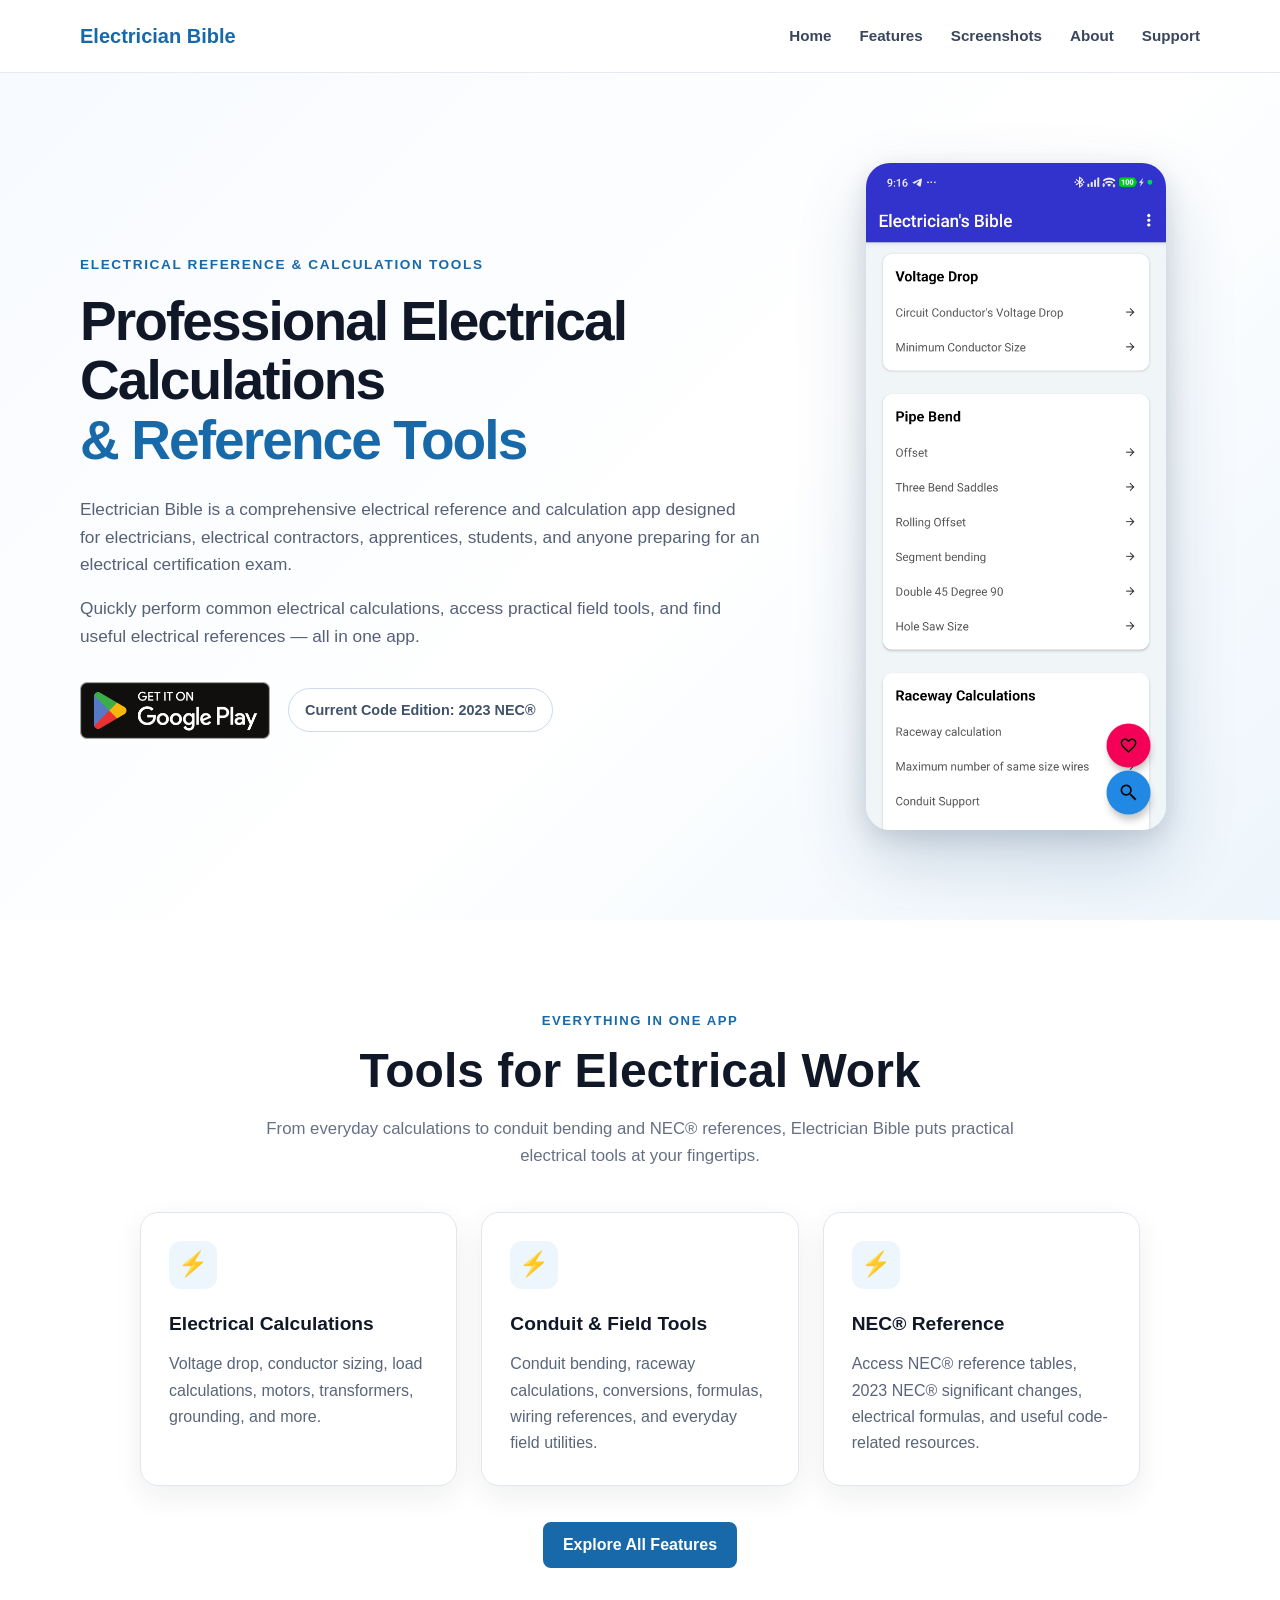
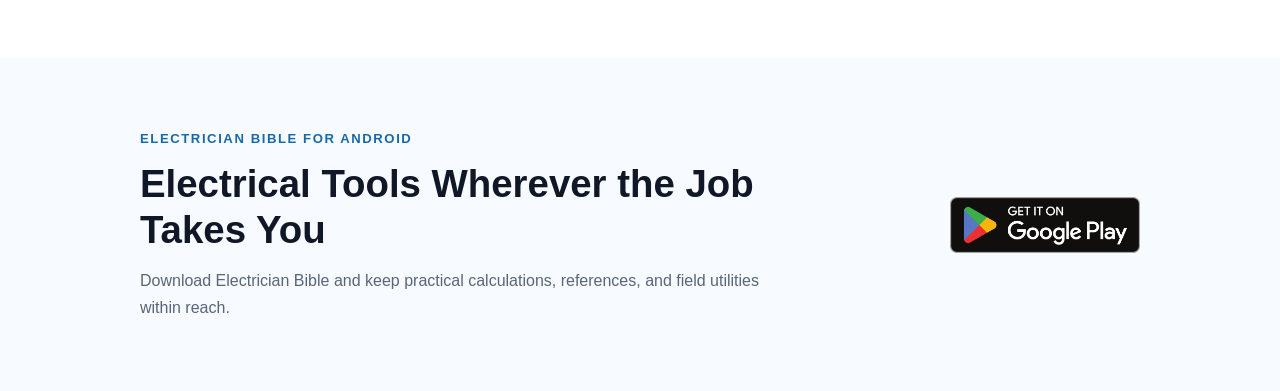
<file: index.html>
<!doctype html>
<html lang="en">
  <head>
    <meta charset="UTF-8" />
    <meta name="viewport" content="width=device-width, initial-scale=1.0" />

    <title>Electrician Bible | Electrical Calculators, NEC® & Conduit Tools</title>

    <meta name="description" content="Electrician Bible is an Android app for electricians with voltage drop, ampacity, conduit bending, raceway, load calculations, NEC® references, formulas, and field tools." />

    <link rel="stylesheet" href="css/style.css" />
      <link rel="icon" type="image/png" href="images/favicon.png">

    <!-- SEO META START -->

    <meta name="robots" content="index, follow" />
    <meta name="theme-color" content="#1769aa" />

    <link rel="canonical" href="https://electricianbible.hidroilio.com/" />

    <meta property="og:type" content="website" />
    <meta property="og:site_name" content="Electrician Bible" />
    <meta property="og:title" content="Electrician Bible | Electrical Calculators, NEC® & Conduit Tools" />
    <meta property="og:description" content="Electrician Bible is an Android app for electricians with voltage drop, ampacity, conduit bending, raceway, load calculations, NEC® references, formulas, and field tools." />
    <meta property="og:url" content="https://electricianbible.hidroilio.com/" />

    <meta name="twitter:card" content="summary_large_image" />
    <meta name="twitter:title" content="Electrician Bible | Electrical Calculators, NEC® & Conduit Tools" />
    <meta name="twitter:description" content="Electrician Bible is an Android app for electricians with voltage drop, ampacity, conduit bending, raceway, load calculations, NEC® references, formulas, and field tools." />

    
    <meta property="og:image" content="https://electricianbible.hidroilio.com/images/electrician-bible-share.png" />
    <meta property="og:image:alt" content="Electrician Bible Android electrical tools app" />
    <meta name="twitter:image" content="https://electricianbible.hidroilio.com/images/electrician-bible-share.png" />
    <!-- SEO META END -->
  
    <!-- STRUCTURED DATA START -->
    <script type="application/ld+json">
    {
      "@context": "https://schema.org",
      "@type": "SoftwareApplication",
      "name": "Electrician Bible",
      "applicationCategory": "UtilitiesApplication",
      "operatingSystem": "Android",
      "description": "Electrical calculators, conduit bending tools, NEC reference resources, wiring guides, formulas, and field utilities for electricians.",
      "url": "https://electricianbible.hidroilio.com/",
      "downloadUrl": "https://play.google.com/store/apps/details?id=com.softlink.electriciantoolsNew"
    }
    </script>
    <!-- STRUCTURED DATA END -->
  </head>

  <body>
    <header class="site-header">
      <div class="container nav-container">

  <a class="brand" href="index.html">
    Electrician Bible
  </a>

  <button
    class="mobile-menu-toggle"
    type="button"
    aria-label="Open navigation menu"
    aria-expanded="false"
    aria-controls="main-navigation"
  >
    <span></span>
    <span></span>
    <span></span>
  </button>

  <nav
    id="main-navigation"
    class="main-nav"
    aria-label="Main navigation"
  >
    <a href="index.html">Home</a>
    <a href="features.html">Features</a>
    <a href="screenshots.html">Screenshots</a>
    <a href="about.html">About</a>
    <a href="support.html">Support</a>
  </nav>

</div>
</header>

    <main>
      <section class="hero">
        <div class="container hero-content">
          <div class="hero-text">
            <p class="hero-label">Electrical Reference & Calculation Tools</p>

            <h1>
              Professional Electrical Calculations
              <span>& Reference Tools</span>
            </h1>

            <p class="hero-description">
              Electrician Bible is a comprehensive electrical reference and
              calculation app designed for electricians, electrical contractors,
              apprentices, students, and anyone preparing for an electrical
              certification exam.
            </p>

            <p class="hero-description">
              Quickly perform common electrical calculations, access practical
              field tools, and find useful electrical references — all in one
              app.
            </p>

            <div class="hero-actions">
              <a
                class="google-play-link"
                href="https://play.google.com/store/apps/details?id=com.softlink.electriciantoolsNew"
                target="_blank"
                rel="noopener noreferrer"
                aria-label="Get Electrician's Bible on Google Play"
              >
                <img
                  src="images/google-play-badge.png"
                  alt="Get it on Google Play"
                  class="google-play-badge"
                />
              </a>

              <span class="nec-badge"> Current Code Edition: 2023 NEC® </span>
            </div>
          </div>

          <div class="hero-visual">
            <div class="app-showcase">
              <img
                src="images/screenshots/electrician-bible-home.jpg"
                alt="Electrician Bible Android app showing electrical calculators and conduit bending tools"
                class="app-screenshot"
              />
            </div>
          </div>
        </div>
      </section>
    
<section class="home-preview">
  <div class="container">

    <div class="section-heading">
      <p class="section-label">Everything in One App</p>
      <h2>Tools for Electrical Work</h2>
      <p class="section-description">
        From everyday calculations to conduit bending and NEC® references,
        Electrician Bible puts practical electrical tools at your fingertips.
      </p>
    </div>

    <div class="home-preview-grid">

      <article class="home-preview-card">
        <div class="feature-icon">&#9889;</div>
        <h3>Electrical Calculations</h3>
        <p>
          Voltage drop, conductor sizing, load calculations, motors,
          transformers, grounding, and more.
        </p>
      </article>

      <article class="home-preview-card">
        <div class="feature-icon">&#9889;</div>
        <h3>Conduit & Field Tools</h3>
        <p>
          Conduit bending, raceway calculations, conversions, formulas,
          wiring references, and everyday field utilities.
        </p>
      </article>

      <article class="home-preview-card">
        <div class="feature-icon">&#9889;</div>
        <h3>NEC® Reference</h3>
        <p>
          Access NEC® reference tables, 2023 NEC® significant changes,
          electrical formulas, and useful code-related resources.
        </p>
      </article>

    </div>

    <div class="home-preview-action">
      <a href="features.html" class="support-button">
        Explore All Features
      </a>
    </div>

  </div>
</section>

<section class="home-cta">
  <div class="container">

    <div class="home-cta-content">

      <div>
        <p class="section-label">Electrician Bible for Android</p>
        <h2>Electrical Tools Wherever the Job Takes You</h2>
        <p>
          Download Electrician Bible and keep practical calculations,
          references, and field utilities within reach.
        </p>
      </div>

      <a
        class="google-play-link"
        href="https://play.google.com/store/apps/details?id=com.softlink.electriciantoolsNew"
        target="_blank"
        rel="noopener noreferrer"
        aria-label="Get Electrician's Bible on Google Play"
      >
        <img
          src="images/google-play-badge.png"
          alt="Get it on Google Play"
          class="google-play-badge"
        />
      </a>

    </div>

  </div>
</section>

</main>

    <script src="js/script.js"></script>
  </body>
</html>
</file>
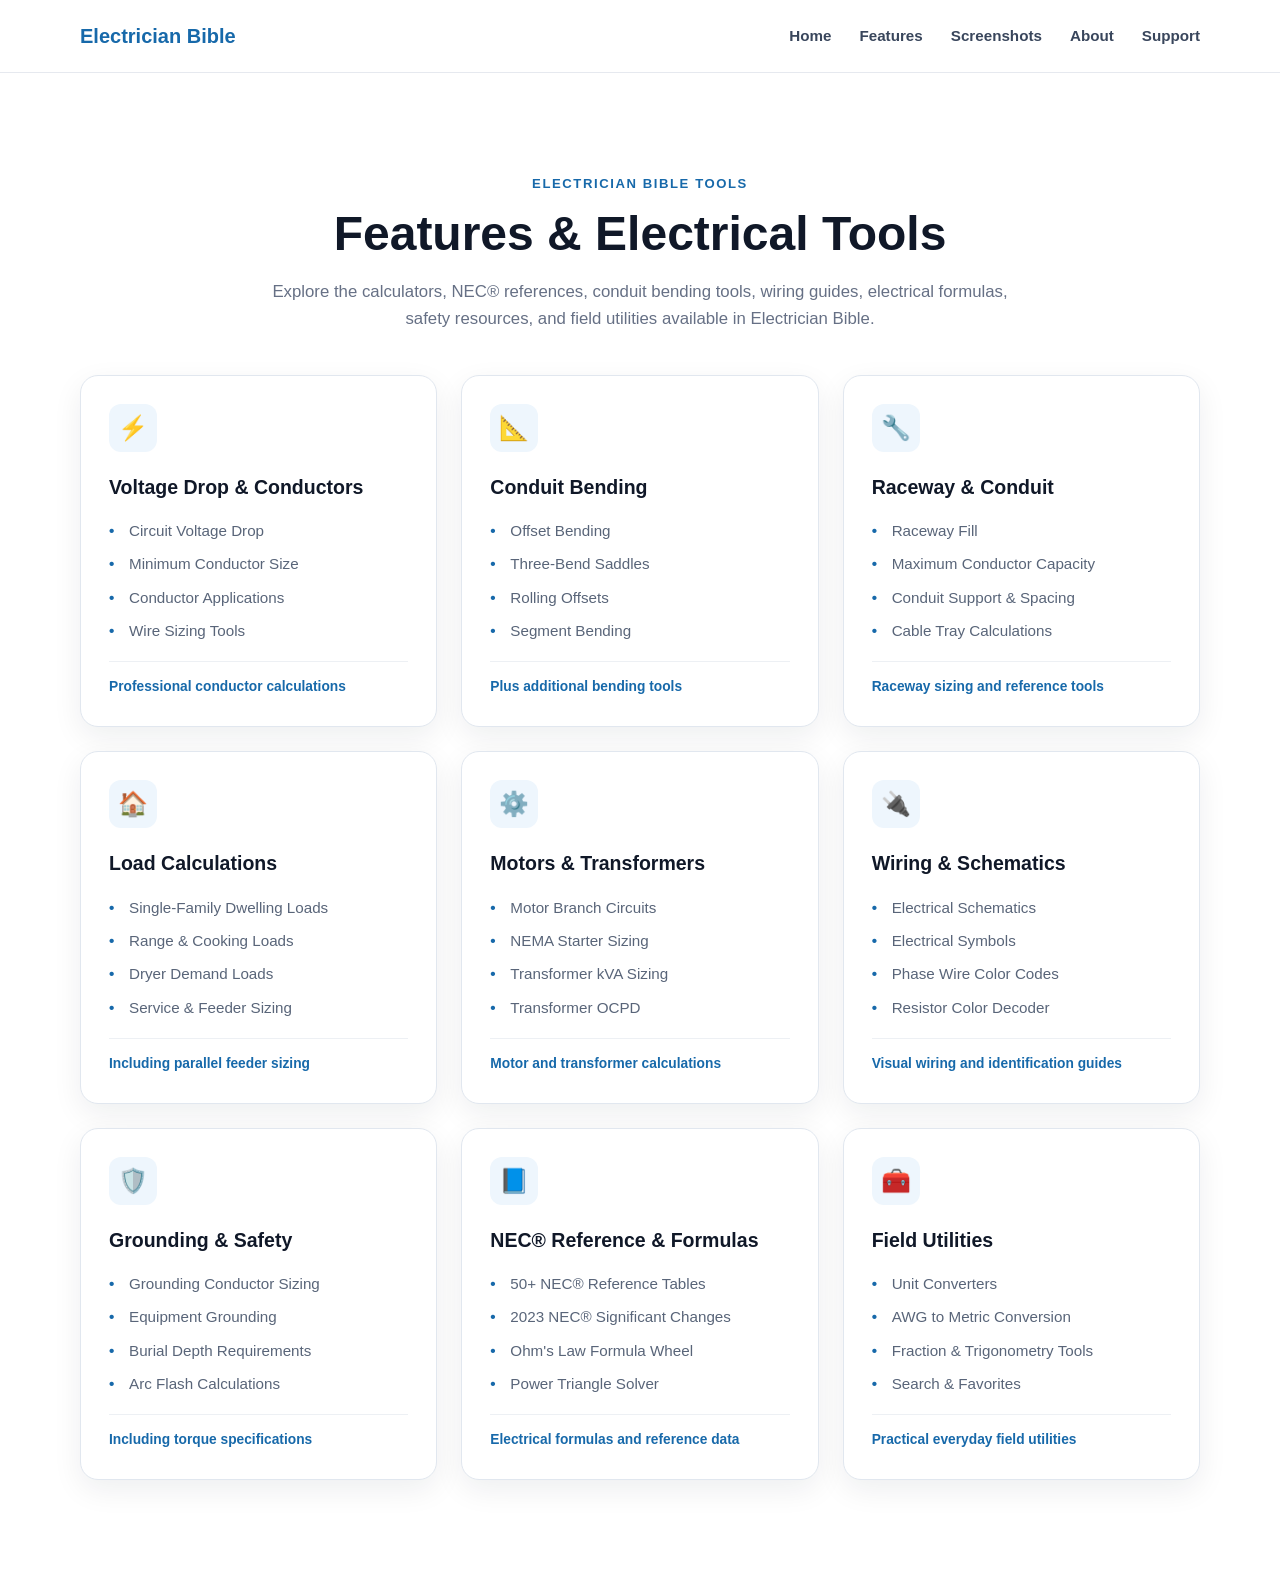
<file: about.backup.html>
<!doctype html>
<html lang="en">
  <head>
    <meta charset="UTF-8" />
    <meta name="viewport" content="width=device-width, initial-scale=1.0" />

    <title>Electrician Bible</title>

    <meta
      name="description"
      content="Electrician Bible provides professional electrical calculations, conduit bending tools, electrical references, and field utilities for electricians, contractors, apprentices, and students."
    />

    <link rel="stylesheet" href="css/style.css" />
  </head>

  <body>
    <header class="site-header">
      <div class="container nav-container">
        <a class="brand" href="#"> Electrician Bible </a>

        <nav class="main-nav" aria-label="Main navigation">
  <a href="index.html">Home</a>
  <a href="features.html">Features</a>
  <a href="screenshots.html">Screenshots</a>
  <a href="about.html">About</a>
  <a href="support.html">Support</a>
</nav>
      </div>
    </header>

    <main>

      <section id="features" class="features-section">
        <div class="container">
          <div class="section-heading">
  <p class="section-label">Electrician Bible Tools</p>

  <h2>Features & Electrical Tools</h2>

  <p class="section-description">
    Explore the calculators, NEC® references, conduit bending tools,
    wiring guides, electrical formulas, safety resources, and field
    utilities available in Electrician Bible.
  </p>
</div>

          <div class="features-grid">
            <article class="feature-card">
              <div class="feature-icon">⚡</div>
              <h3>Voltage Drop & Conductors</h3>
              <ul>
                <li>Circuit Voltage Drop</li>
                <li>Minimum Conductor Size</li>
                <li>Conductor Applications</li>
                <li>Wire Sizing Tools</li>
              </ul>
              <span class="feature-more"
                >Professional conductor calculations</span
              >
            </article>

            <article class="feature-card">
              <div class="feature-icon">📐</div>
              <h3>Conduit Bending</h3>
              <ul>
                <li>Offset Bending</li>
                <li>Three-Bend Saddles</li>
                <li>Rolling Offsets</li>
                <li>Segment Bending</li>
              </ul>
              <span class="feature-more">Plus additional bending tools</span>
            </article>

            <article class="feature-card">
              <div class="feature-icon">🔧</div>
              <h3>Raceway & Conduit</h3>
              <ul>
                <li>Raceway Fill</li>
                <li>Maximum Conductor Capacity</li>
                <li>Conduit Support & Spacing</li>
                <li>Cable Tray Calculations</li>
              </ul>
              <span class="feature-more"
                >Raceway sizing and reference tools</span
              >
            </article>

            <article class="feature-card">
              <div class="feature-icon">🏠</div>
              <h3>Load Calculations</h3>
              <ul>
                <li>Single-Family Dwelling Loads</li>
                <li>Range & Cooking Loads</li>
                <li>Dryer Demand Loads</li>
                <li>Service & Feeder Sizing</li>
              </ul>
              <span class="feature-more">Including parallel feeder sizing</span>
            </article>

            <article class="feature-card">
              <div class="feature-icon">⚙️</div>
              <h3>Motors & Transformers</h3>
              <ul>
                <li>Motor Branch Circuits</li>
                <li>NEMA Starter Sizing</li>
                <li>Transformer kVA Sizing</li>
                <li>Transformer OCPD</li>
              </ul>
              <span class="feature-more"
                >Motor and transformer calculations</span
              >
            </article>

            <article class="feature-card">
              <div class="feature-icon">🔌</div>
              <h3>Wiring & Schematics</h3>
              <ul>
                <li>Electrical Schematics</li>
                <li>Electrical Symbols</li>
                <li>Phase Wire Color Codes</li>
                <li>Resistor Color Decoder</li>
              </ul>
              <span class="feature-more"
                >Visual wiring and identification guides</span
              >
            </article>

            <article class="feature-card">
              <div class="feature-icon">🛡️</div>
              <h3>Grounding & Safety</h3>
              <ul>
                <li>Grounding Conductor Sizing</li>
                <li>Equipment Grounding</li>
                <li>Burial Depth Requirements</li>
                <li>Arc Flash Calculations</li>
              </ul>
              <span class="feature-more">Including torque specifications</span>
            </article>

            <article class="feature-card">
              <div class="feature-icon">📘</div>
              <h3>NEC® Reference & Formulas</h3>
              <ul>
                <li>50+ NEC® Reference Tables</li>
                <li>2023 NEC® Significant Changes</li>
                <li>Ohm's Law Formula Wheel</li>
                <li>Power Triangle Solver</li>
              </ul>
              <span class="feature-more"
                >Electrical formulas and reference data</span
              >
            </article>

            <article class="feature-card">
              <div class="feature-icon">🧰</div>
              <h3>Field Utilities</h3>
              <ul>
                <li>Unit Converters</li>
                <li>AWG to Metric Conversion</li>
                <li>Fraction & Trigonometry Tools</li>
                <li>Search & Favorites</li>
              </ul>
              <span class="feature-more"
                >Practical everyday field utilities</span
              >
            </article>
          </div>
        </div>
      </section>
    </main>

    <script src="js/script.js"></script>
  </body>
</html>
</file>
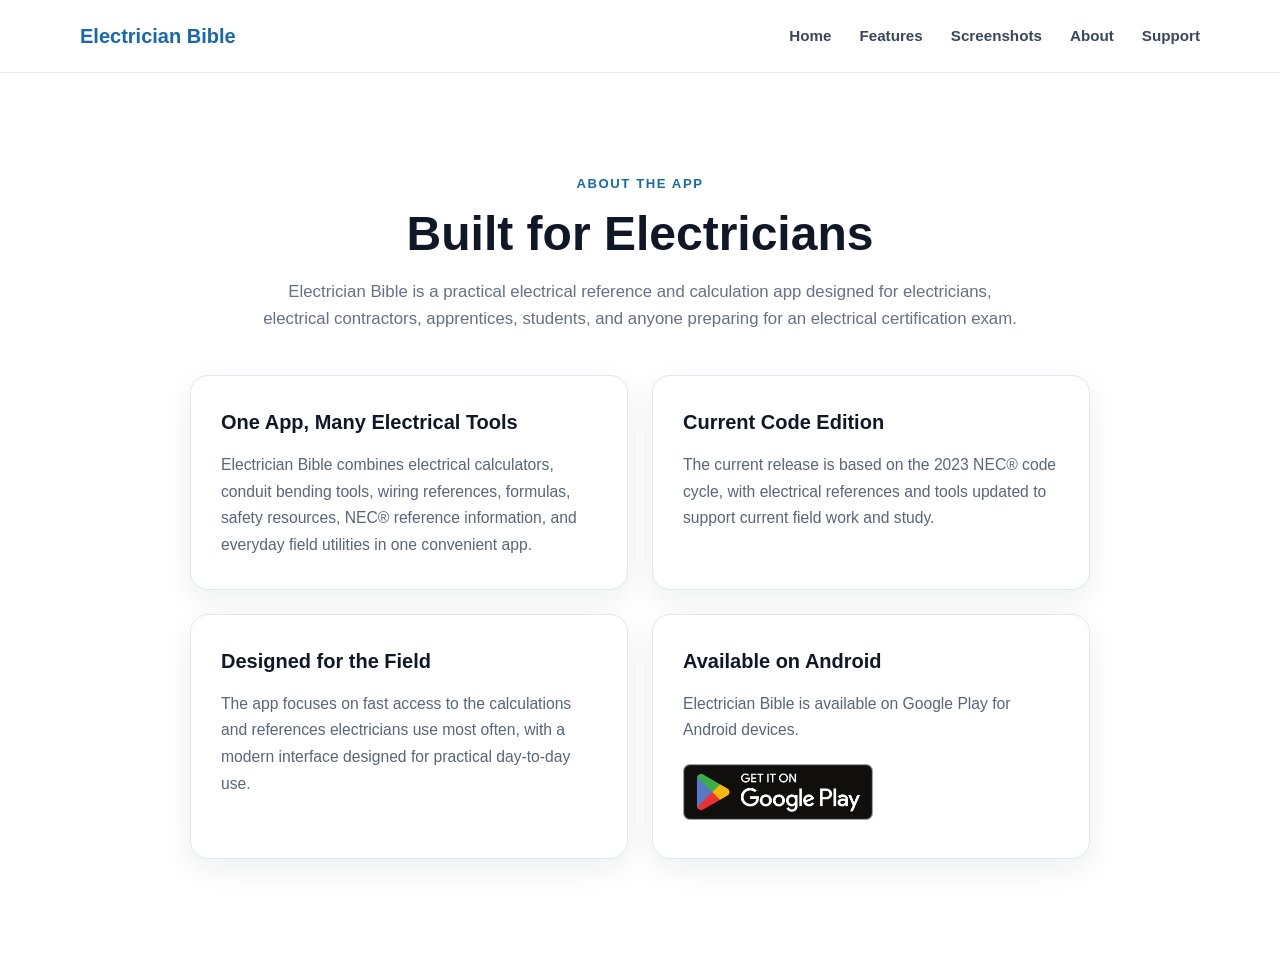
<file: about.html>
<!doctype html>
<html lang="en">
  <head>
    <meta charset="UTF-8" />
    <meta name="viewport" content="width=device-width, initial-scale=1.0" />

    <title>About Electrician Bible | Android Electrical Reference App</title>

    <meta name="description" content="Electrician Bible is an Android electrical reference and calculator app for electricians, contractors, apprentices, and students, using the 2023 NEC® code cycle." />

    <link rel="stylesheet" href="css/style.css" />
      <link rel="icon" type="image/png" href="images/favicon.png">

    <!-- SEO META START -->

    <meta name="robots" content="index, follow" />
    <meta name="theme-color" content="#1769aa" />

    <link rel="canonical" href="https://electricianbible.hidroilio.com/about.html" />

    <meta property="og:type" content="website" />
    <meta property="og:site_name" content="Electrician Bible" />
    <meta property="og:title" content="About Electrician Bible | Android Electrical Reference App" />
    <meta property="og:description" content="Electrician Bible is an Android electrical reference and calculator app for electricians, contractors, apprentices, and students, using the 2023 NEC® code cycle." />
    <meta property="og:url" content="https://electricianbible.hidroilio.com/about.html" />

    <meta name="twitter:card" content="summary_large_image" />
    <meta name="twitter:title" content="About Electrician Bible | Android Electrical Reference App" />
    <meta name="twitter:description" content="Electrician Bible is an Android electrical reference and calculator app for electricians, contractors, apprentices, and students, using the 2023 NEC® code cycle." />

    
    <meta property="og:image" content="https://electricianbible.hidroilio.com/images/electrician-bible-share.png" />
    <meta property="og:image:alt" content="Electrician Bible Android electrical tools app" />
    <meta name="twitter:image" content="https://electricianbible.hidroilio.com/images/electrician-bible-share.png" />
    <!-- SEO META END -->
  </head>

  <body>
    <header class="site-header">
      <div class="container nav-container">

  <a class="brand" href="index.html">
    Electrician Bible
  </a>

  <button
    class="mobile-menu-toggle"
    type="button"
    aria-label="Open navigation menu"
    aria-expanded="false"
    aria-controls="main-navigation"
  >
    <span></span>
    <span></span>
    <span></span>
  </button>

  <nav
    id="main-navigation"
    class="main-nav"
    aria-label="Main navigation"
  >
    <a href="index.html">Home</a>
    <a href="features.html">Features</a>
    <a href="screenshots.html">Screenshots</a>
    <a href="about.html">About</a>
    <a href="support.html">Support</a>
  </nav>

</div>
</header>

    <main>

  <section class="about-section">
    <div class="container">

      <div class="section-heading">
        <p class="section-label">About the App</p>
        <h2>Built for Electricians</h2>
        <p class="section-description">
          Electrician Bible is a practical electrical reference and calculation
          app designed for electricians, electrical contractors, apprentices,
          students, and anyone preparing for an electrical certification exam.
        </p>
      </div>

      <div class="about-grid">

        <div class="about-card">
          <h3>One App, Many Electrical Tools</h3>
          <p>
            Electrician Bible combines electrical calculators, conduit bending
            tools, wiring references, formulas, safety resources, NEC® reference
            information, and everyday field utilities in one convenient app.
          </p>
        </div>

        <div class="about-card">
          <h3>Current Code Edition</h3>
          <p>
            The current release is based on the 2023 NEC® code cycle, with
            electrical references and tools updated to support current field
            work and study.
          </p>
        </div>

        <div class="about-card">
          <h3>Designed for the Field</h3>
          <p>
            The app focuses on fast access to the calculations and references
            electricians use most often, with a modern interface designed for
            practical day-to-day use.
          </p>
        </div>

        <div class="about-card">
          <h3>Available on Android</h3>
          <p>
            Electrician Bible is available on Google Play for Android devices.
          </p>

          <a
            class="google-play-link"
            href="https://play.google.com/store/apps/details?id=com.softlink.electriciantoolsNew"
            target="_blank"
            rel="noopener noreferrer"
            aria-label="Get Electrician's Bible on Google Play"
          >
            <img
              src="images/google-play-badge.png"
              alt="Get it on Google Play"
              class="google-play-badge"
            />
          </a>
        </div>

      </div>

    </div>
  </section>

</main>

    <script src="js/script.js"></script>
  </body>
</html>
</file>
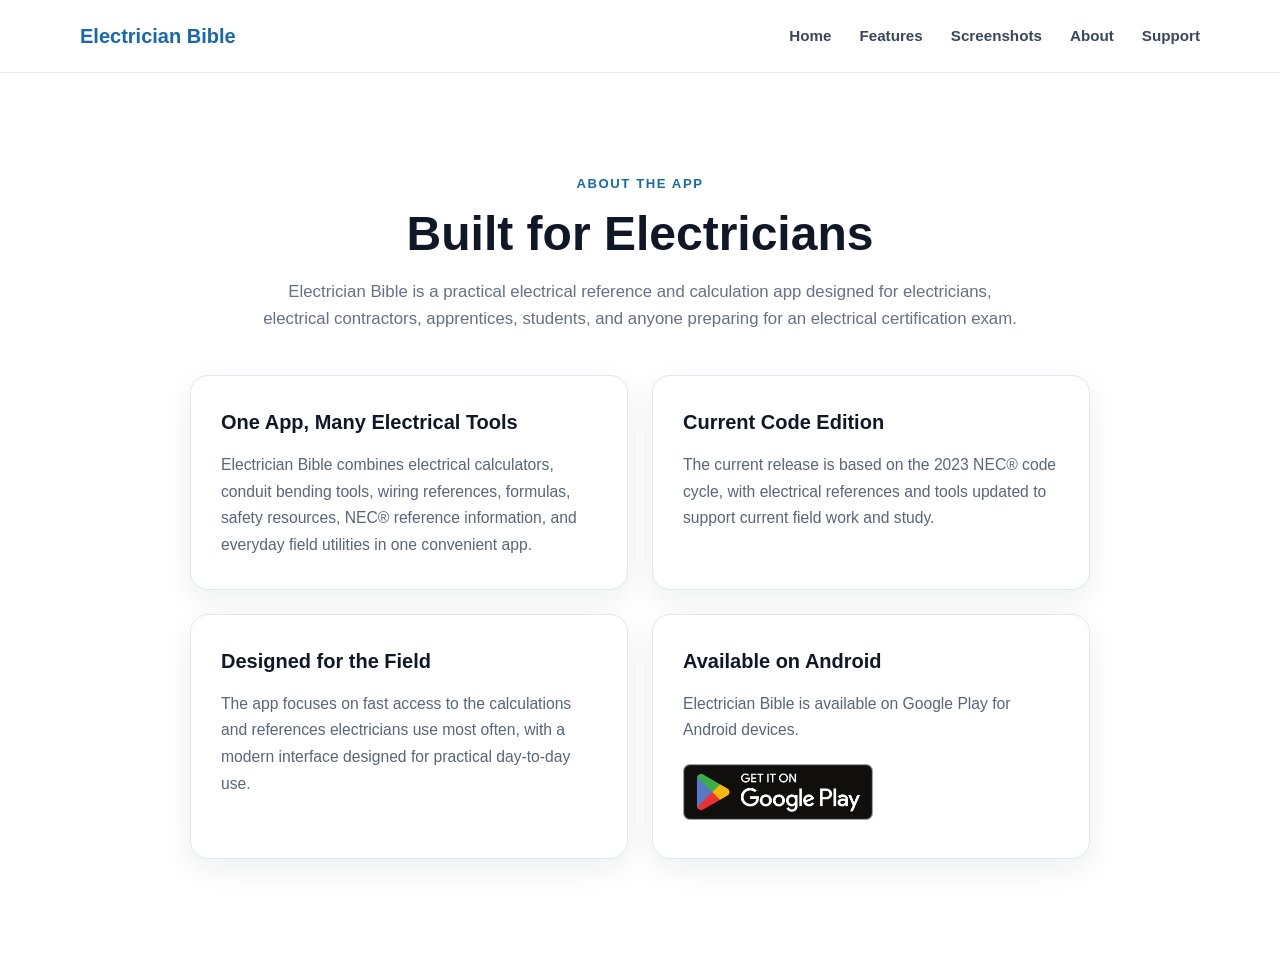
<file: about.mobilemenu.backup.html>
<!doctype html>
<html lang="en">
  <head>
    <meta charset="UTF-8" />
    <meta name="viewport" content="width=device-width, initial-scale=1.0" />

    <title>Electrician Bible</title>

    <meta
      name="description"
      content="Electrician Bible provides professional electrical calculations, conduit bending tools, electrical references, and field utilities for electricians, contractors, apprentices, and students."
    />

    <link rel="stylesheet" href="css/style.css" />
  </head>

  <body>
    <header class="site-header">
      <div class="container nav-container">
        <a class="brand" href="#"> Electrician Bible </a>

        <nav class="main-nav" aria-label="Main navigation">
  <a href="index.html">Home</a>
  <a href="features.html">Features</a>
  <a href="screenshots.html">Screenshots</a>
  <a href="about.html">About</a>
  <a href="support.html">Support</a>
</nav>
      </div>
    </header>

    <main>

  <section class="about-section">
    <div class="container">

      <div class="section-heading">
        <p class="section-label">About the App</p>
        <h2>Built for Electricians</h2>
        <p class="section-description">
          Electrician Bible is a practical electrical reference and calculation
          app designed for electricians, electrical contractors, apprentices,
          students, and anyone preparing for an electrical certification exam.
        </p>
      </div>

      <div class="about-grid">

        <div class="about-card">
          <h3>One App, Many Electrical Tools</h3>
          <p>
            Electrician Bible combines electrical calculators, conduit bending
            tools, wiring references, formulas, safety resources, NEC® reference
            information, and everyday field utilities in one convenient app.
          </p>
        </div>

        <div class="about-card">
          <h3>Current Code Edition</h3>
          <p>
            The current release is based on the 2023 NEC® code cycle, with
            electrical references and tools updated to support current field
            work and study.
          </p>
        </div>

        <div class="about-card">
          <h3>Designed for the Field</h3>
          <p>
            The app focuses on fast access to the calculations and references
            electricians use most often, with a modern interface designed for
            practical day-to-day use.
          </p>
        </div>

        <div class="about-card">
          <h3>Available on Android</h3>
          <p>
            Electrician Bible is available on Google Play for Android devices.
          </p>

          <a
            class="google-play-link"
            href="https://play.google.com/store/apps/details?id=com.softlink.electriciantoolsNew"
            target="_blank"
            rel="noopener noreferrer"
            aria-label="Get Electrician's Bible on Google Play"
          >
            <img
              src="images/google-play-badge.png"
              alt="Get it on Google Play"
              class="google-play-badge"
            />
          </a>
        </div>

      </div>

    </div>
  </section>

</main>

    <script src="js/script.js"></script>
  </body>
</html>
</file>
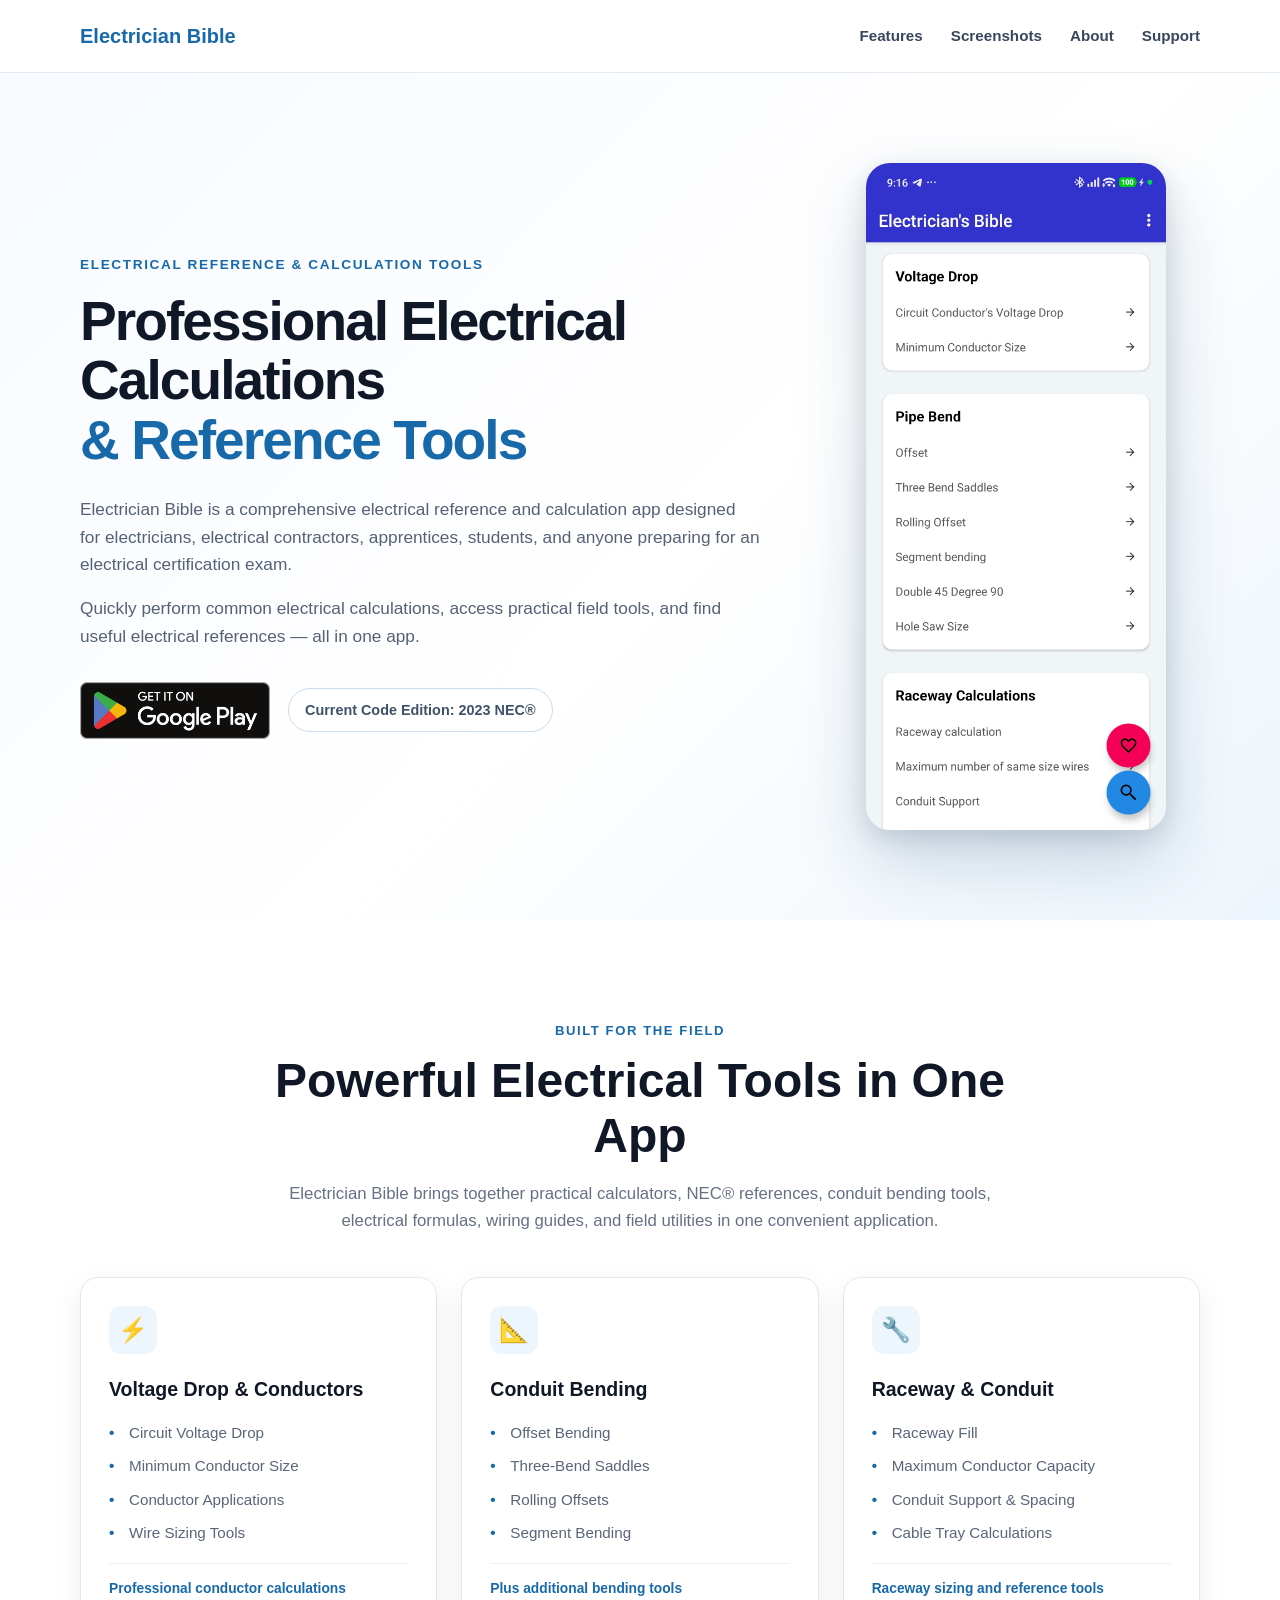
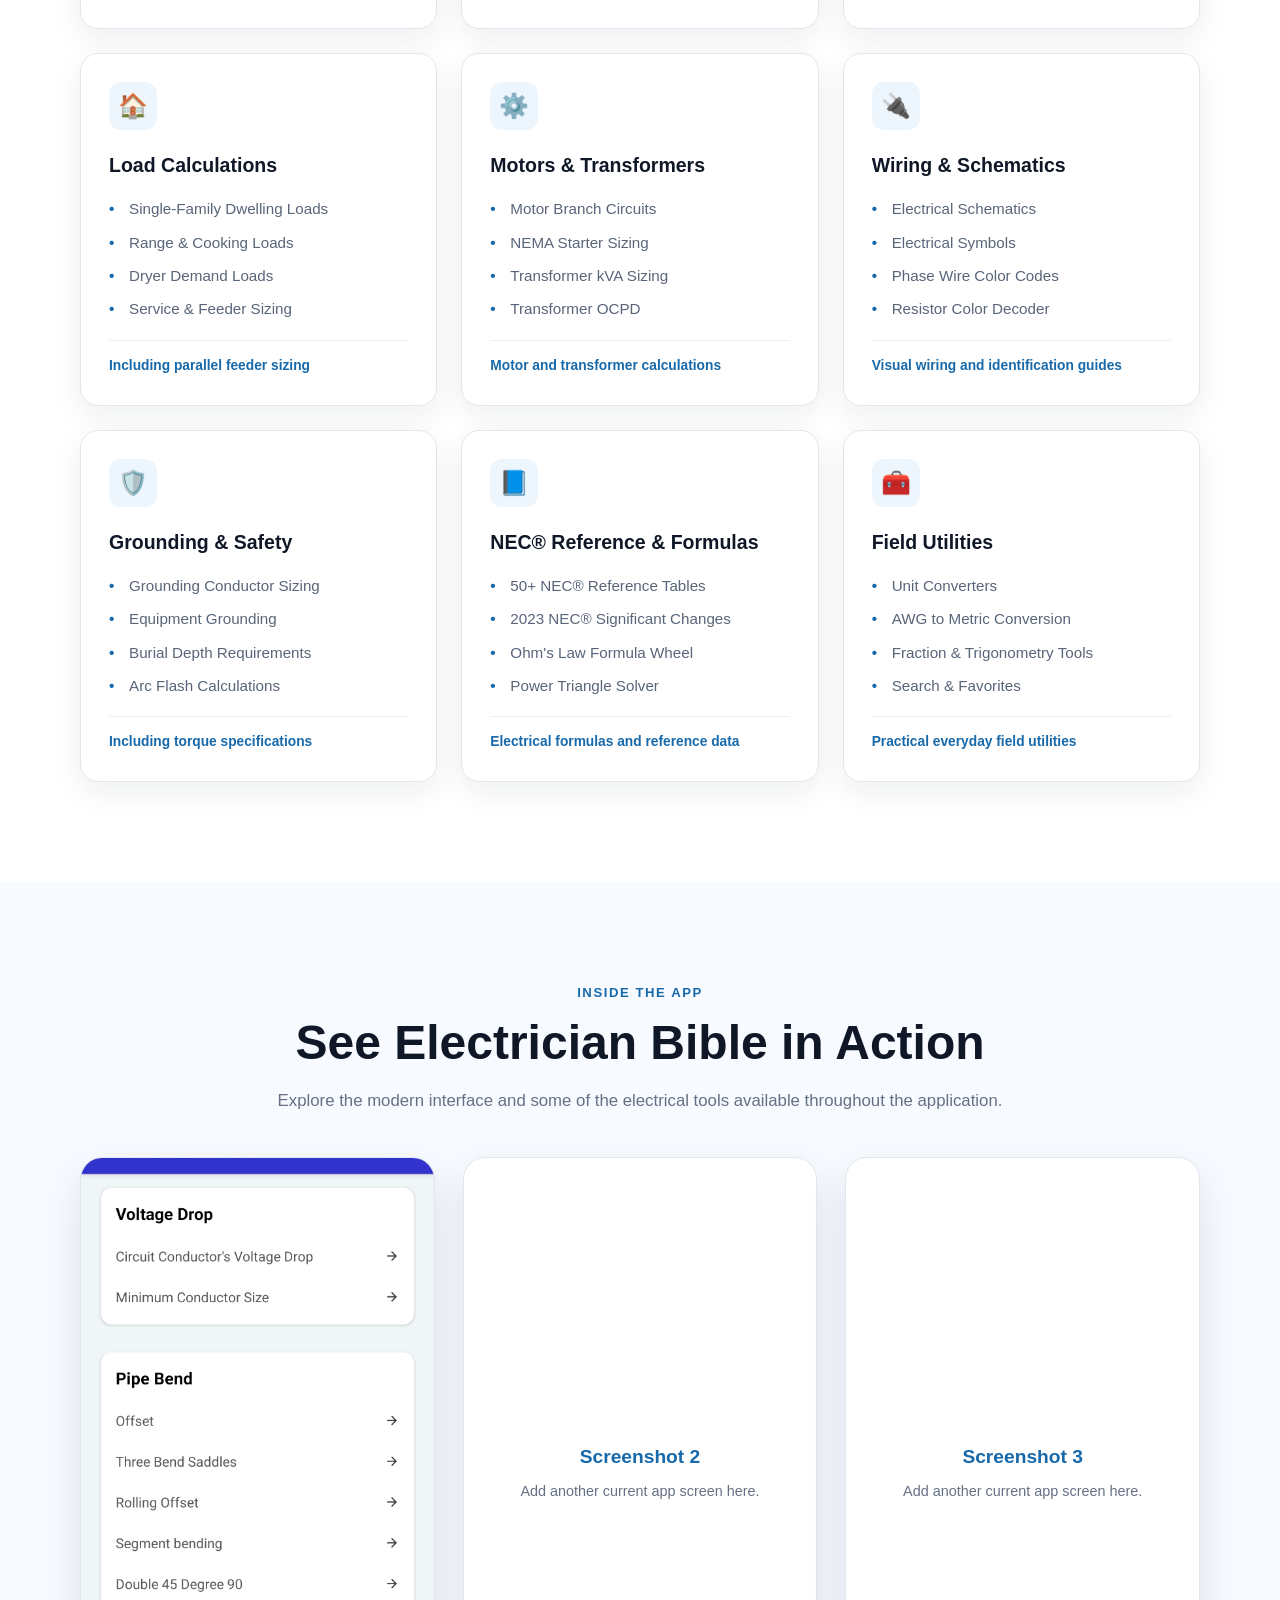
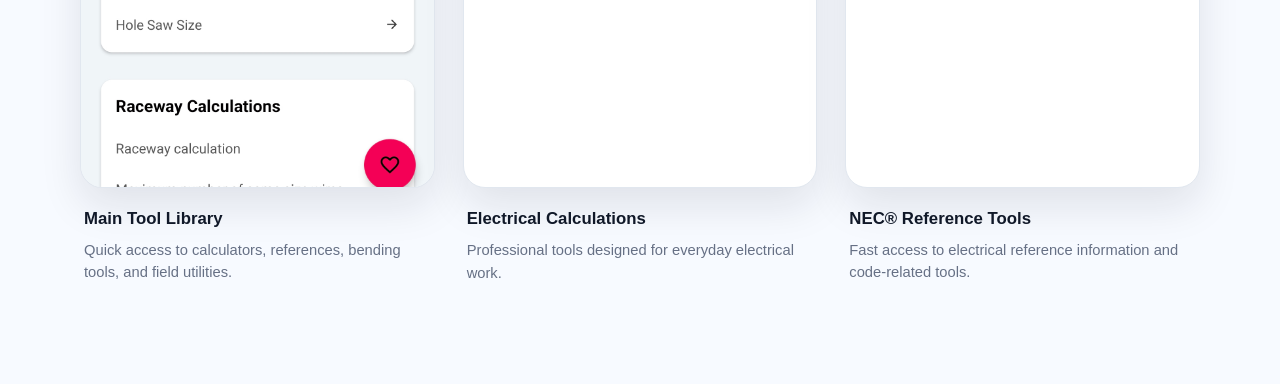
<file: features.backup.html>
<!doctype html>
<html lang="en">
  <head>
    <meta charset="UTF-8" />
    <meta name="viewport" content="width=device-width, initial-scale=1.0" />

    <title>Electrician Bible</title>

    <meta
      name="description"
      content="Electrician Bible provides professional electrical calculations, conduit bending tools, electrical references, and field utilities for electricians, contractors, apprentices, and students."
    />

    <link rel="stylesheet" href="css/style.css" />
  </head>

  <body>
    <header class="site-header">
      <div class="container nav-container">
        <a class="brand" href="#"> Electrician Bible </a>

        <nav class="main-nav" aria-label="Main navigation">
          <a href="#features">Features</a>
          <a href="#screenshots">Screenshots</a>
          <a href="#about">About</a>
          <a href="#support">Support</a>
        </nav>
      </div>
    </header>

    <main>
      <section class="hero">
        <div class="container hero-content">
          <div class="hero-text">
            <p class="hero-label">Electrical Reference & Calculation Tools</p>

            <h1>
              Professional Electrical Calculations
              <span>& Reference Tools</span>
            </h1>

            <p class="hero-description">
              Electrician Bible is a comprehensive electrical reference and
              calculation app designed for electricians, electrical contractors,
              apprentices, students, and anyone preparing for an electrical
              certification exam.
            </p>

            <p class="hero-description">
              Quickly perform common electrical calculations, access practical
              field tools, and find useful electrical references — all in one
              app.
            </p>

            <div class="hero-actions">
              <a
                class="google-play-link"
                href="https://play.google.com/store/apps/details?id=com.softlink.electriciantoolsNew"
                target="_blank"
                rel="noopener noreferrer"
                aria-label="Get Electrician's Bible on Google Play"
              >
                <img
                  src="images/google-play-badge.png"
                  alt="Get it on Google Play"
                  class="google-play-badge"
                />
              </a>

              <span class="nec-badge"> Current Code Edition: 2023 NEC® </span>
            </div>
          </div>

          <div class="hero-visual">
            <div class="app-showcase">
              <img
                src="images/screenshots/electrician-bible-home.jpg"
                alt="Electrician Bible Android app showing electrical calculators and conduit bending tools"
                class="app-screenshot"
              />
            </div>
          </div>
        </div>
      </section>

      <section id="features" class="features-section">
        <div class="container">
          <div class="section-heading">
            <p class="section-label">Built for the field</p>
            <h2>Powerful Electrical Tools in One App</h2>
            <p class="section-description">
              Electrician Bible brings together practical calculators, NEC®
              references, conduit bending tools, electrical formulas, wiring
              guides, and field utilities in one convenient application.
            </p>
          </div>

          <div class="features-grid">
            <article class="feature-card">
              <div class="feature-icon">⚡</div>
              <h3>Voltage Drop & Conductors</h3>
              <ul>
                <li>Circuit Voltage Drop</li>
                <li>Minimum Conductor Size</li>
                <li>Conductor Applications</li>
                <li>Wire Sizing Tools</li>
              </ul>
              <span class="feature-more"
                >Professional conductor calculations</span
              >
            </article>

            <article class="feature-card">
              <div class="feature-icon">📐</div>
              <h3>Conduit Bending</h3>
              <ul>
                <li>Offset Bending</li>
                <li>Three-Bend Saddles</li>
                <li>Rolling Offsets</li>
                <li>Segment Bending</li>
              </ul>
              <span class="feature-more">Plus additional bending tools</span>
            </article>

            <article class="feature-card">
              <div class="feature-icon">🔧</div>
              <h3>Raceway & Conduit</h3>
              <ul>
                <li>Raceway Fill</li>
                <li>Maximum Conductor Capacity</li>
                <li>Conduit Support & Spacing</li>
                <li>Cable Tray Calculations</li>
              </ul>
              <span class="feature-more"
                >Raceway sizing and reference tools</span
              >
            </article>

            <article class="feature-card">
              <div class="feature-icon">🏠</div>
              <h3>Load Calculations</h3>
              <ul>
                <li>Single-Family Dwelling Loads</li>
                <li>Range & Cooking Loads</li>
                <li>Dryer Demand Loads</li>
                <li>Service & Feeder Sizing</li>
              </ul>
              <span class="feature-more">Including parallel feeder sizing</span>
            </article>

            <article class="feature-card">
              <div class="feature-icon">⚙️</div>
              <h3>Motors & Transformers</h3>
              <ul>
                <li>Motor Branch Circuits</li>
                <li>NEMA Starter Sizing</li>
                <li>Transformer kVA Sizing</li>
                <li>Transformer OCPD</li>
              </ul>
              <span class="feature-more"
                >Motor and transformer calculations</span
              >
            </article>

            <article class="feature-card">
              <div class="feature-icon">🔌</div>
              <h3>Wiring & Schematics</h3>
              <ul>
                <li>Electrical Schematics</li>
                <li>Electrical Symbols</li>
                <li>Phase Wire Color Codes</li>
                <li>Resistor Color Decoder</li>
              </ul>
              <span class="feature-more"
                >Visual wiring and identification guides</span
              >
            </article>

            <article class="feature-card">
              <div class="feature-icon">🛡️</div>
              <h3>Grounding & Safety</h3>
              <ul>
                <li>Grounding Conductor Sizing</li>
                <li>Equipment Grounding</li>
                <li>Burial Depth Requirements</li>
                <li>Arc Flash Calculations</li>
              </ul>
              <span class="feature-more">Including torque specifications</span>
            </article>

            <article class="feature-card">
              <div class="feature-icon">📘</div>
              <h3>NEC® Reference & Formulas</h3>
              <ul>
                <li>50+ NEC® Reference Tables</li>
                <li>2023 NEC® Significant Changes</li>
                <li>Ohm's Law Formula Wheel</li>
                <li>Power Triangle Solver</li>
              </ul>
              <span class="feature-more"
                >Electrical formulas and reference data</span
              >
            </article>

            <article class="feature-card">
              <div class="feature-icon">🧰</div>
              <h3>Field Utilities</h3>
              <ul>
                <li>Unit Converters</li>
                <li>AWG to Metric Conversion</li>
                <li>Fraction & Trigonometry Tools</li>
                <li>Search & Favorites</li>
              </ul>
              <span class="feature-more"
                >Practical everyday field utilities</span
              >
            </article>
          </div>
        </div>
      </section>
      <section id="screenshots" class="screenshots-section">
        <div class="container">
          <div class="section-heading">
            <p class="section-label">Inside the app</p>
            <h2>See Electrician Bible in Action</h2>
            <p class="section-description">
              Explore the modern interface and some of the electrical tools
              available throughout the application.
            </p>
          </div>

          <div class="screenshots-grid">
            <figure class="screenshot-card">
              <img
                src="images/screenshots/electrician-bible-home.jpg"
                alt="Electrician Bible main menu with voltage drop, conduit bending, and raceway tools"
              />
              <figcaption>
                <strong>Main Tool Library</strong>
                <span
                  >Quick access to calculators, references, bending tools, and
                  field utilities.</span
                >
              </figcaption>
            </figure>

            <figure class="screenshot-card">
              <div class="screenshot-placeholder">
                <span>Screenshot 2</span>
                <small>Add another current app screen here.</small>
              </div>
              <figcaption>
                <strong>Electrical Calculations</strong>
                <span
                  >Professional tools designed for everyday electrical
                  work.</span
                >
              </figcaption>
            </figure>

            <figure class="screenshot-card">
              <div class="screenshot-placeholder">
                <span>Screenshot 3</span>
                <small>Add another current app screen here.</small>
              </div>
              <figcaption>
                <strong>NEC® Reference Tools</strong>
                <span
                  >Fast access to electrical reference information and
                  code-related tools.</span
                >
              </figcaption>
            </figure>
          </div>
        </div>
      </section>
    </main>

    <script src="js/script.js"></script>
  </body>
</html>
</file>
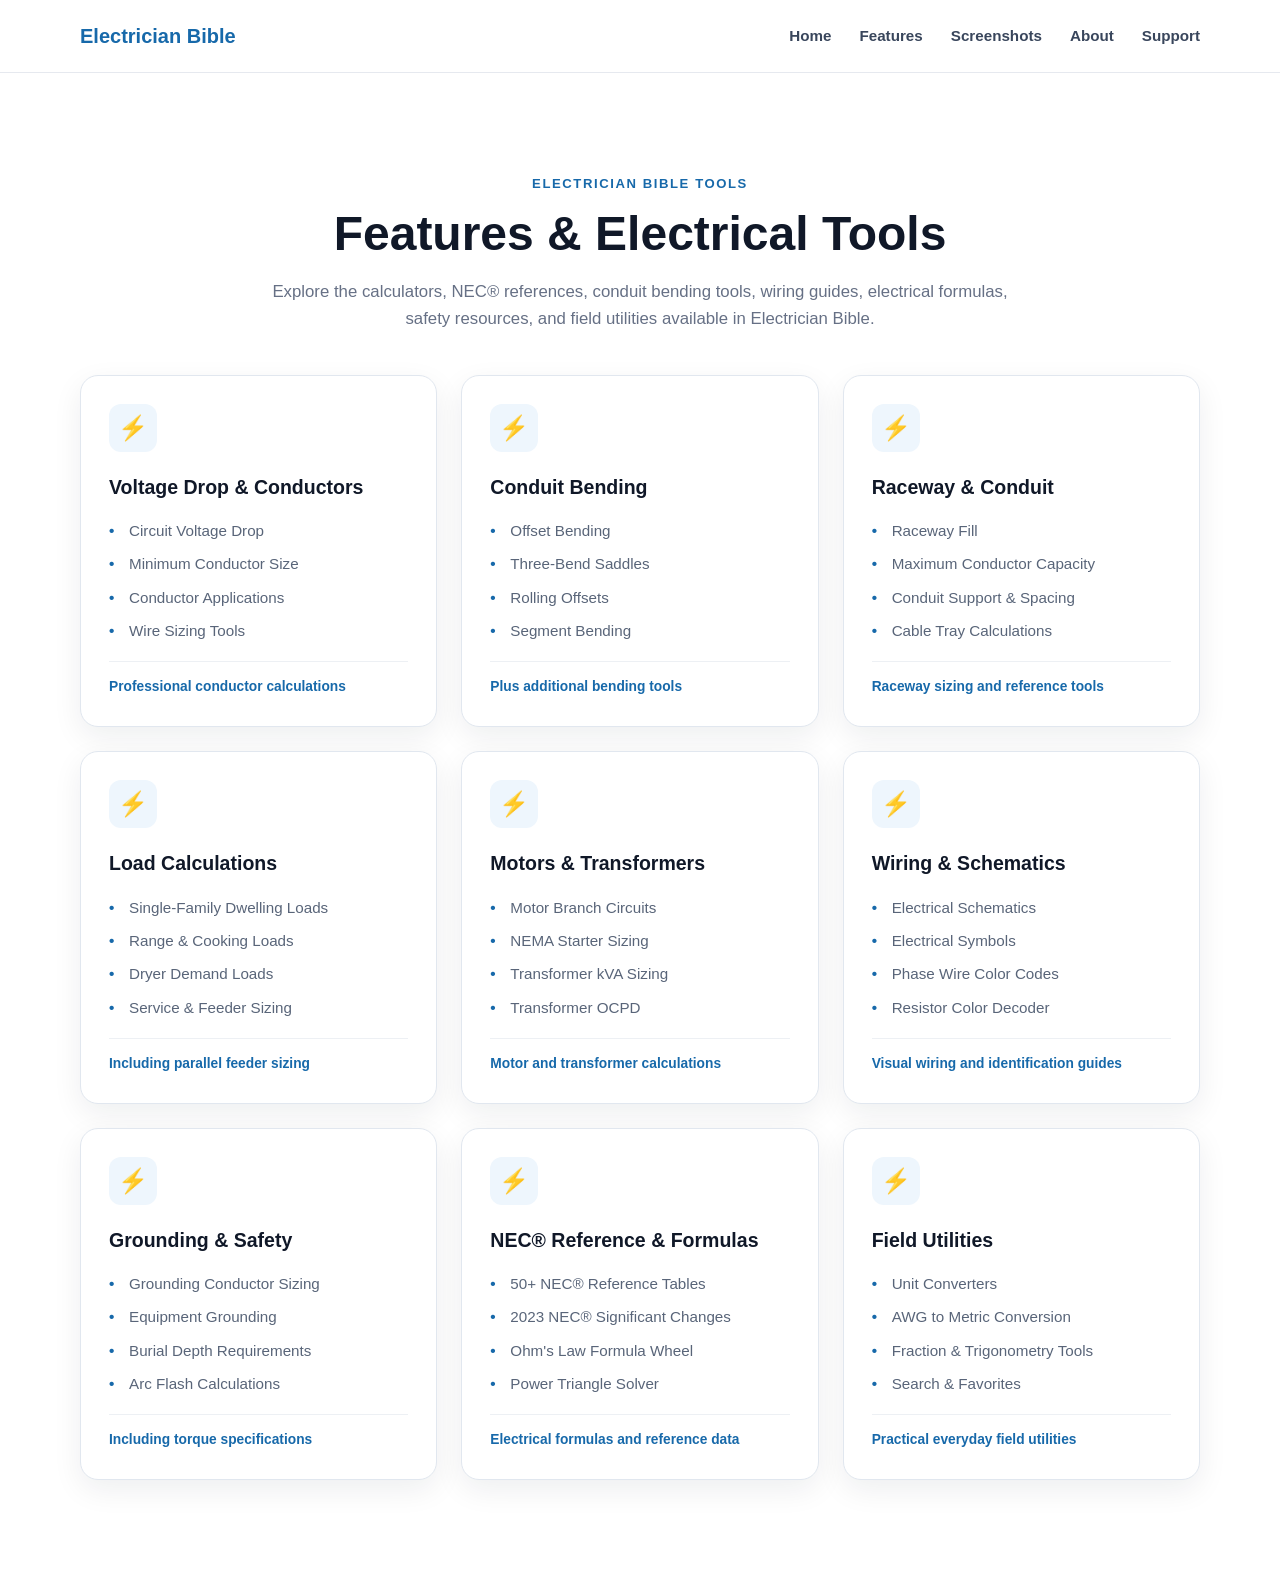
<file: features.html>
<!doctype html>
<html lang="en">
  <head>
    <meta charset="UTF-8" />
    <meta name="viewport" content="width=device-width, initial-scale=1.0" />

    <title>Electrical Calculators & Field Tools | Electrician Bible</title>

    <meta name="description" content="Explore voltage drop, ampacity, conduit bending, raceway fill, load calculations, motors, transformers, grounding, NEC® references, formulas, and more." />

    <link rel="stylesheet" href="css/style.css" />
      <link rel="icon" type="image/png" href="images/favicon.png">

    <!-- SEO META START -->

    <meta name="robots" content="index, follow" />
    <meta name="theme-color" content="#1769aa" />

    <link rel="canonical" href="https://electricianbible.hidroilio.com/features.html" />

    <meta property="og:type" content="website" />
    <meta property="og:site_name" content="Electrician Bible" />
    <meta property="og:title" content="Electrical Calculators & Field Tools | Electrician Bible" />
    <meta property="og:description" content="Explore voltage drop, ampacity, conduit bending, raceway fill, load calculations, motors, transformers, grounding, NEC® references, formulas, and more." />
    <meta property="og:url" content="https://electricianbible.hidroilio.com/features.html" />

    <meta name="twitter:card" content="summary_large_image" />
    <meta name="twitter:title" content="Electrical Calculators & Field Tools | Electrician Bible" />
    <meta name="twitter:description" content="Explore voltage drop, ampacity, conduit bending, raceway fill, load calculations, motors, transformers, grounding, NEC® references, formulas, and more." />

    
    <meta property="og:image" content="https://electricianbible.hidroilio.com/images/electrician-bible-share.png" />
    <meta property="og:image:alt" content="Electrician Bible Android electrical tools app" />
    <meta name="twitter:image" content="https://electricianbible.hidroilio.com/images/electrician-bible-share.png" />
    <!-- SEO META END -->
  </head>

  <body>
    <header class="site-header">
      <div class="container nav-container">

  <a class="brand" href="index.html">
    Electrician Bible
  </a>

  <button
    class="mobile-menu-toggle"
    type="button"
    aria-label="Open navigation menu"
    aria-expanded="false"
    aria-controls="main-navigation"
  >
    <span></span>
    <span></span>
    <span></span>
  </button>

  <nav
    id="main-navigation"
    class="main-nav"
    aria-label="Main navigation"
  >
    <a href="index.html">Home</a>
    <a href="features.html">Features</a>
    <a href="screenshots.html">Screenshots</a>
    <a href="about.html">About</a>
    <a href="support.html">Support</a>
  </nav>

</div>
</header>

    <main>

      <section id="features" class="features-section">
        <div class="container">
          <div class="section-heading">
  <p class="section-label">Electrician Bible Tools</p>

  <h2>Features & Electrical Tools</h2>

  <p class="section-description">
    Explore the calculators, NEC® references, conduit bending tools,
    wiring guides, electrical formulas, safety resources, and field
    utilities available in Electrician Bible.
  </p>
</div>

          <div class="features-grid">
            <article class="feature-card">
              <div class="feature-icon">&#9889;</div>
              <h3>Voltage Drop & Conductors</h3>
              <ul>
                <li>Circuit Voltage Drop</li>
                <li>Minimum Conductor Size</li>
                <li>Conductor Applications</li>
                <li>Wire Sizing Tools</li>
              </ul>
              <span class="feature-more"
                >Professional conductor calculations</span
              >
            </article>

            <article class="feature-card">
              <div class="feature-icon">&#9889;</div>
              <h3>Conduit Bending</h3>
              <ul>
                <li>Offset Bending</li>
                <li>Three-Bend Saddles</li>
                <li>Rolling Offsets</li>
                <li>Segment Bending</li>
              </ul>
              <span class="feature-more">Plus additional bending tools</span>
            </article>

            <article class="feature-card">
              <div class="feature-icon">&#9889;</div>
              <h3>Raceway & Conduit</h3>
              <ul>
                <li>Raceway Fill</li>
                <li>Maximum Conductor Capacity</li>
                <li>Conduit Support & Spacing</li>
                <li>Cable Tray Calculations</li>
              </ul>
              <span class="feature-more"
                >Raceway sizing and reference tools</span
              >
            </article>

            <article class="feature-card">
              <div class="feature-icon">&#9889;</div>
              <h3>Load Calculations</h3>
              <ul>
                <li>Single-Family Dwelling Loads</li>
                <li>Range & Cooking Loads</li>
                <li>Dryer Demand Loads</li>
                <li>Service & Feeder Sizing</li>
              </ul>
              <span class="feature-more">Including parallel feeder sizing</span>
            </article>

            <article class="feature-card">
              <div class="feature-icon">&#9889;</div>
              <h3>Motors & Transformers</h3>
              <ul>
                <li>Motor Branch Circuits</li>
                <li>NEMA Starter Sizing</li>
                <li>Transformer kVA Sizing</li>
                <li>Transformer OCPD</li>
              </ul>
              <span class="feature-more"
                >Motor and transformer calculations</span
              >
            </article>

            <article class="feature-card">
              <div class="feature-icon">&#9889;</div>
              <h3>Wiring & Schematics</h3>
              <ul>
                <li>Electrical Schematics</li>
                <li>Electrical Symbols</li>
                <li>Phase Wire Color Codes</li>
                <li>Resistor Color Decoder</li>
              </ul>
              <span class="feature-more"
                >Visual wiring and identification guides</span
              >
            </article>

            <article class="feature-card">
              <div class="feature-icon">&#9889;</div>
              <h3>Grounding & Safety</h3>
              <ul>
                <li>Grounding Conductor Sizing</li>
                <li>Equipment Grounding</li>
                <li>Burial Depth Requirements</li>
                <li>Arc Flash Calculations</li>
              </ul>
              <span class="feature-more">Including torque specifications</span>
            </article>

            <article class="feature-card">
              <div class="feature-icon">&#9889;</div>
              <h3>NEC® Reference & Formulas</h3>
              <ul>
                <li>50+ NEC® Reference Tables</li>
                <li>2023 NEC® Significant Changes</li>
                <li>Ohm's Law Formula Wheel</li>
                <li>Power Triangle Solver</li>
              </ul>
              <span class="feature-more"
                >Electrical formulas and reference data</span
              >
            </article>

            <article class="feature-card">
              <div class="feature-icon">&#9889;</div>
              <h3>Field Utilities</h3>
              <ul>
                <li>Unit Converters</li>
                <li>AWG to Metric Conversion</li>
                <li>Fraction & Trigonometry Tools</li>
                <li>Search & Favorites</li>
              </ul>
              <span class="feature-more"
                >Practical everyday field utilities</span
              >
            </article>
          </div>
        </div>
      </section>
    </main>

    <script src="js/script.js"></script>
  </body>
</html>
</file>
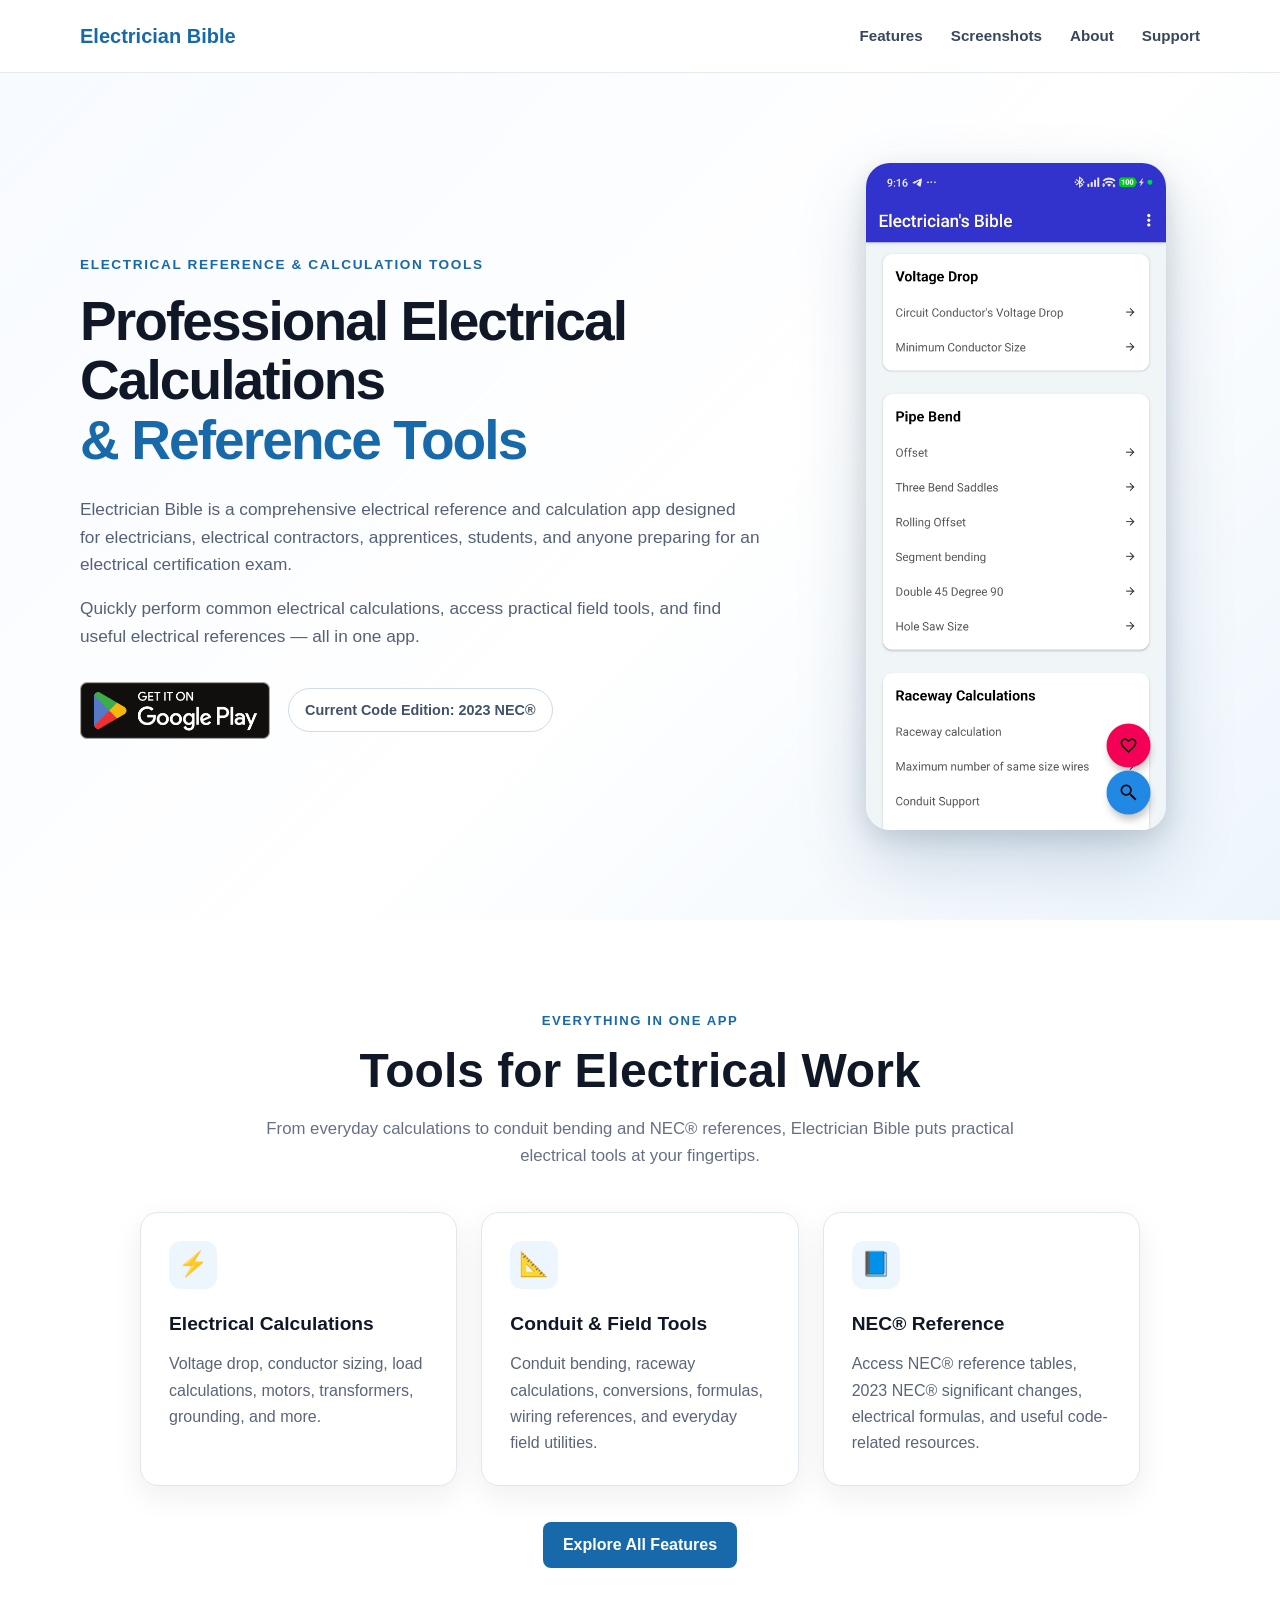
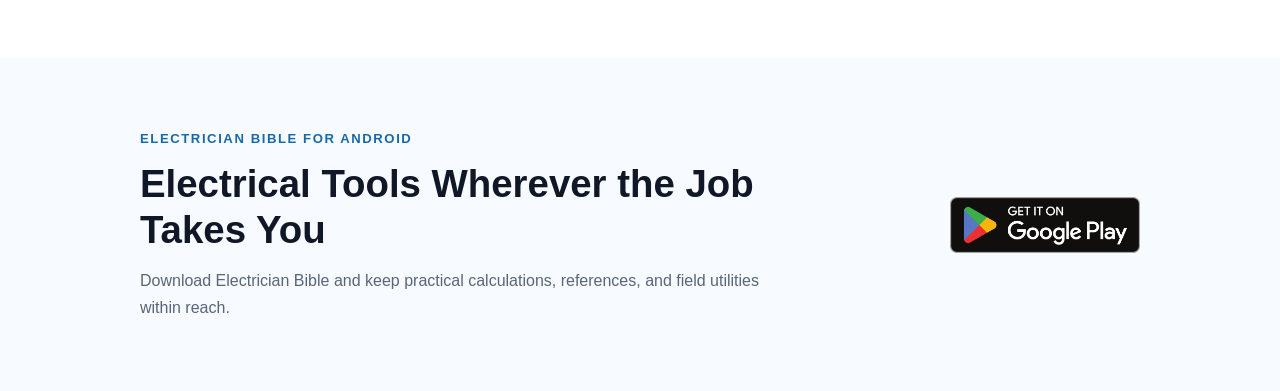
<file: index.mobilemenu.backup.html>
<!doctype html>
<html lang="en">
  <head>
    <meta charset="UTF-8" />
    <meta name="viewport" content="width=device-width, initial-scale=1.0" />

    <title>Electrician Bible</title>

    <meta
      name="description"
      content="Electrician Bible provides professional electrical calculations, conduit bending tools, electrical references, and field utilities for electricians, contractors, apprentices, and students."
    />

    <link rel="stylesheet" href="css/style.css" />
  </head>

  <body>
    <header class="site-header">
      <div class="container nav-container">
        <a class="brand" href="#"> Electrician Bible </a>

        <nav class="main-nav" aria-label="Main navigation">
  <a href="features.html">Features</a>
  <a href="screenshots.html">Screenshots</a>
  <a href="about.html">About</a>
  <a href="support.html">Support</a>
</nav>
      </div>
    </header>

    <main>
      <section class="hero">
        <div class="container hero-content">
          <div class="hero-text">
            <p class="hero-label">Electrical Reference & Calculation Tools</p>

            <h1>
              Professional Electrical Calculations
              <span>& Reference Tools</span>
            </h1>

            <p class="hero-description">
              Electrician Bible is a comprehensive electrical reference and
              calculation app designed for electricians, electrical contractors,
              apprentices, students, and anyone preparing for an electrical
              certification exam.
            </p>

            <p class="hero-description">
              Quickly perform common electrical calculations, access practical
              field tools, and find useful electrical references — all in one
              app.
            </p>

            <div class="hero-actions">
              <a
                class="google-play-link"
                href="https://play.google.com/store/apps/details?id=com.softlink.electriciantoolsNew"
                target="_blank"
                rel="noopener noreferrer"
                aria-label="Get Electrician's Bible on Google Play"
              >
                <img
                  src="images/google-play-badge.png"
                  alt="Get it on Google Play"
                  class="google-play-badge"
                />
              </a>

              <span class="nec-badge"> Current Code Edition: 2023 NEC® </span>
            </div>
          </div>

          <div class="hero-visual">
            <div class="app-showcase">
              <img
                src="images/screenshots/electrician-bible-home.jpg"
                alt="Electrician Bible Android app showing electrical calculators and conduit bending tools"
                class="app-screenshot"
              />
            </div>
          </div>
        </div>
      </section>
    
<section class="home-preview">
  <div class="container">

    <div class="section-heading">
      <p class="section-label">Everything in One App</p>
      <h2>Tools for Electrical Work</h2>
      <p class="section-description">
        From everyday calculations to conduit bending and NEC® references,
        Electrician Bible puts practical electrical tools at your fingertips.
      </p>
    </div>

    <div class="home-preview-grid">

      <article class="home-preview-card">
        <div class="feature-icon">⚡</div>
        <h3>Electrical Calculations</h3>
        <p>
          Voltage drop, conductor sizing, load calculations, motors,
          transformers, grounding, and more.
        </p>
      </article>

      <article class="home-preview-card">
        <div class="feature-icon">📐</div>
        <h3>Conduit & Field Tools</h3>
        <p>
          Conduit bending, raceway calculations, conversions, formulas,
          wiring references, and everyday field utilities.
        </p>
      </article>

      <article class="home-preview-card">
        <div class="feature-icon">📘</div>
        <h3>NEC® Reference</h3>
        <p>
          Access NEC® reference tables, 2023 NEC® significant changes,
          electrical formulas, and useful code-related resources.
        </p>
      </article>

    </div>

    <div class="home-preview-action">
      <a href="features.html" class="support-button">
        Explore All Features
      </a>
    </div>

  </div>
</section>

<section class="home-cta">
  <div class="container">

    <div class="home-cta-content">

      <div>
        <p class="section-label">Electrician Bible for Android</p>
        <h2>Electrical Tools Wherever the Job Takes You</h2>
        <p>
          Download Electrician Bible and keep practical calculations,
          references, and field utilities within reach.
        </p>
      </div>

      <a
        class="google-play-link"
        href="https://play.google.com/store/apps/details?id=com.softlink.electriciantoolsNew"
        target="_blank"
        rel="noopener noreferrer"
        aria-label="Get Electrician's Bible on Google Play"
      >
        <img
          src="images/google-play-badge.png"
          alt="Get it on Google Play"
          class="google-play-badge"
        />
      </a>

    </div>

  </div>
</section>

</main>

    <script src="js/script.js"></script>
  </body>
</html>
</file>
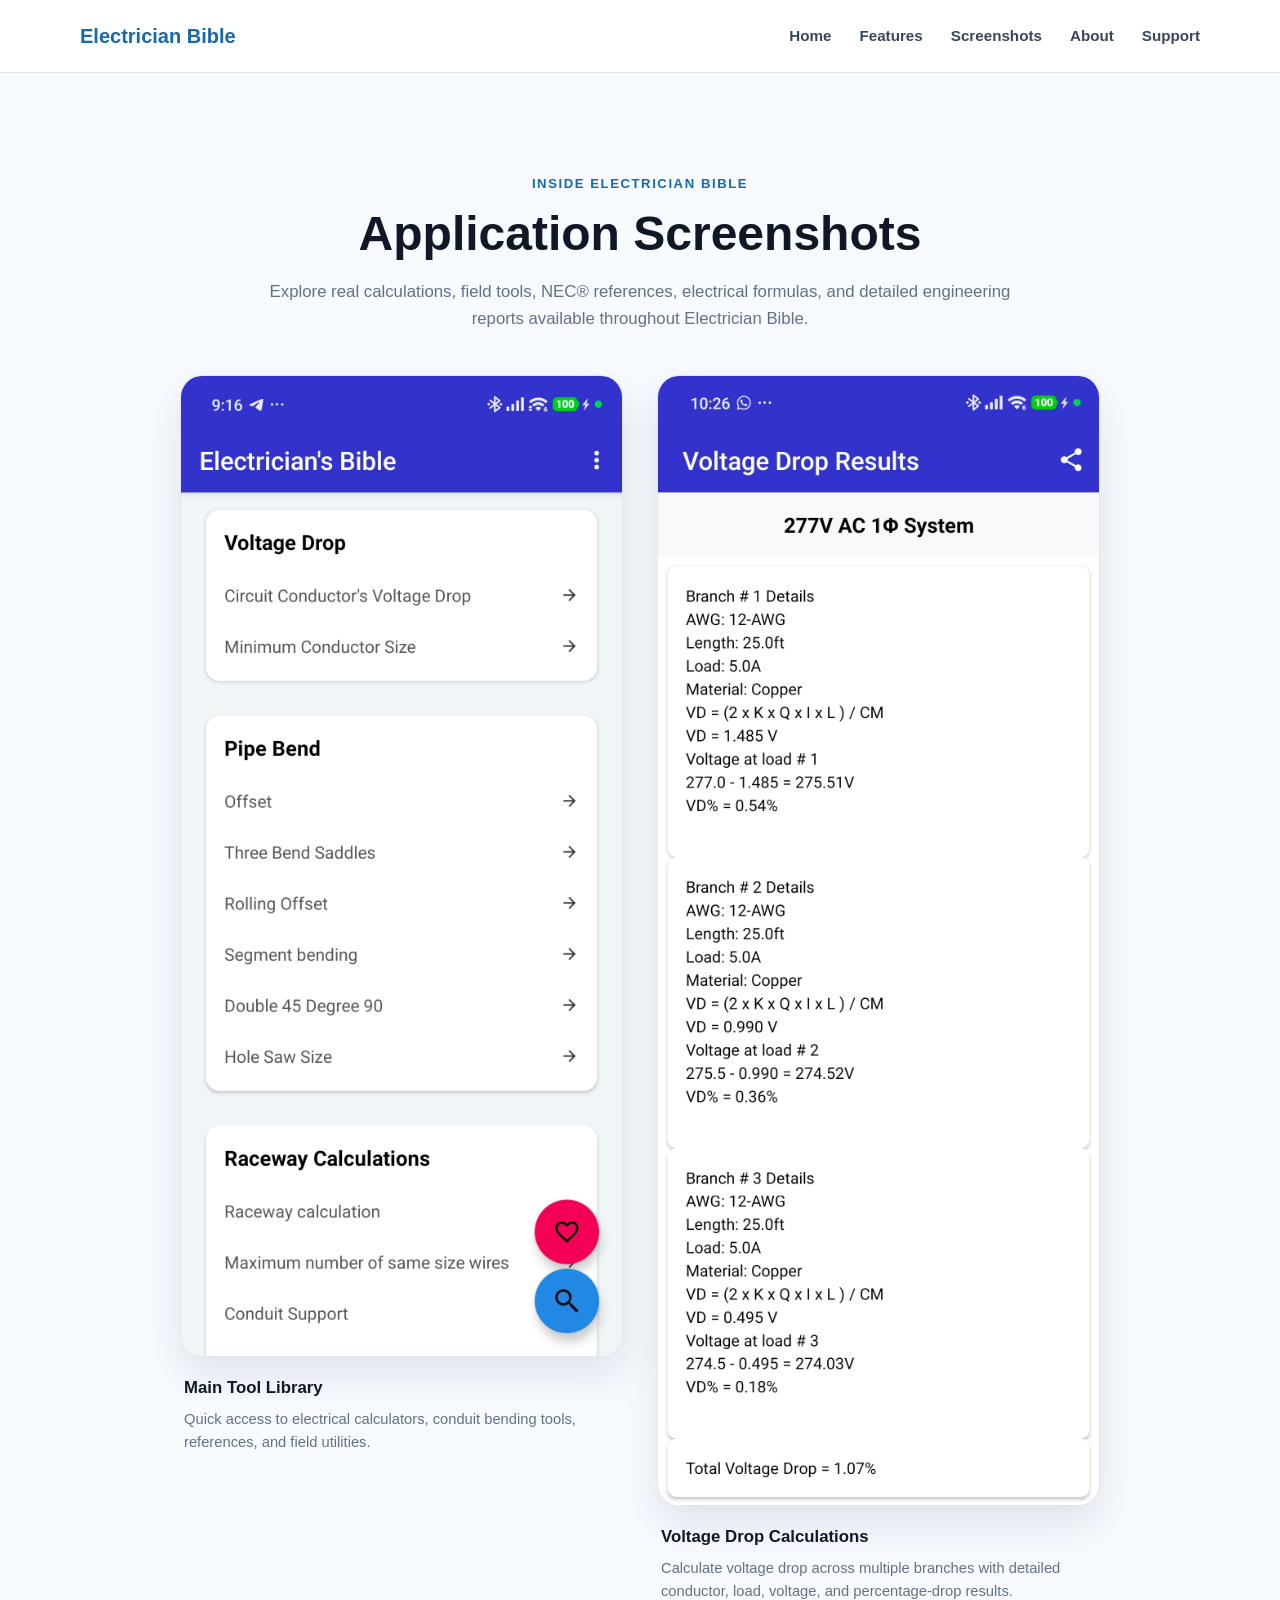
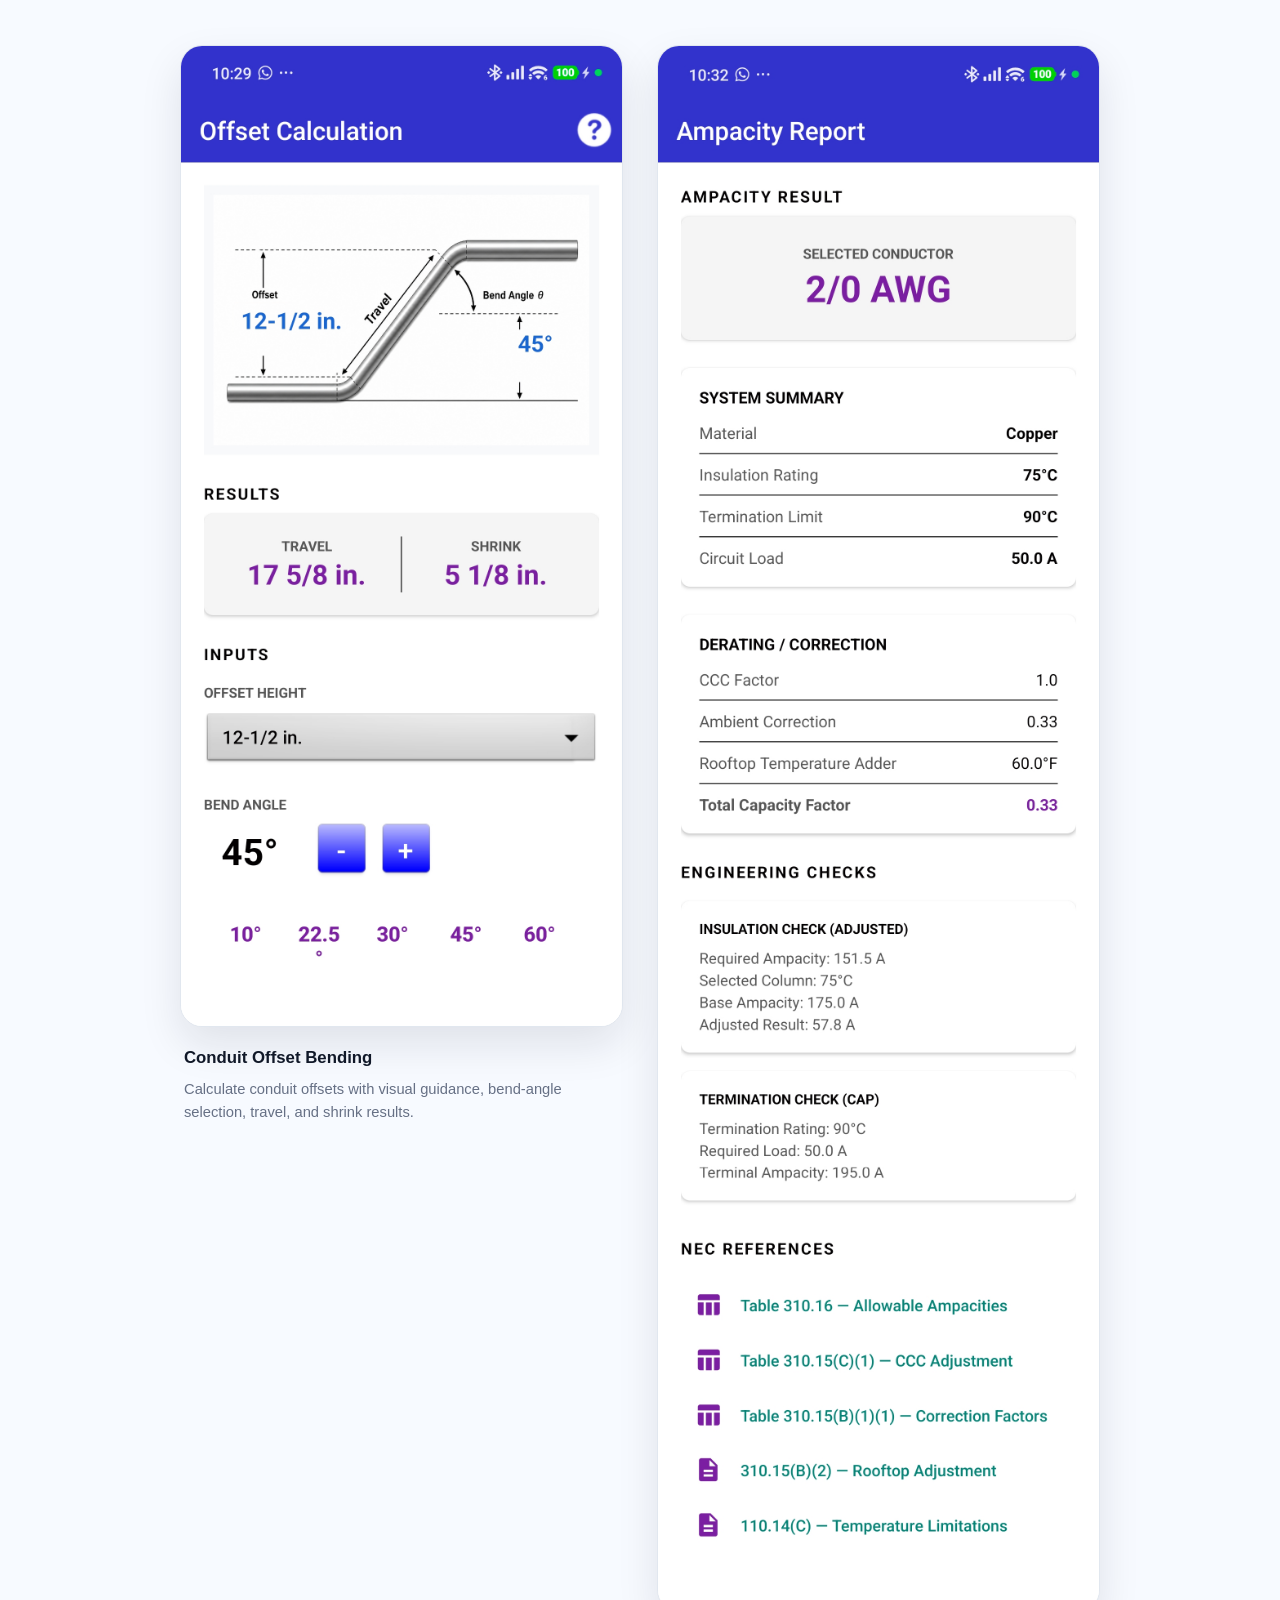
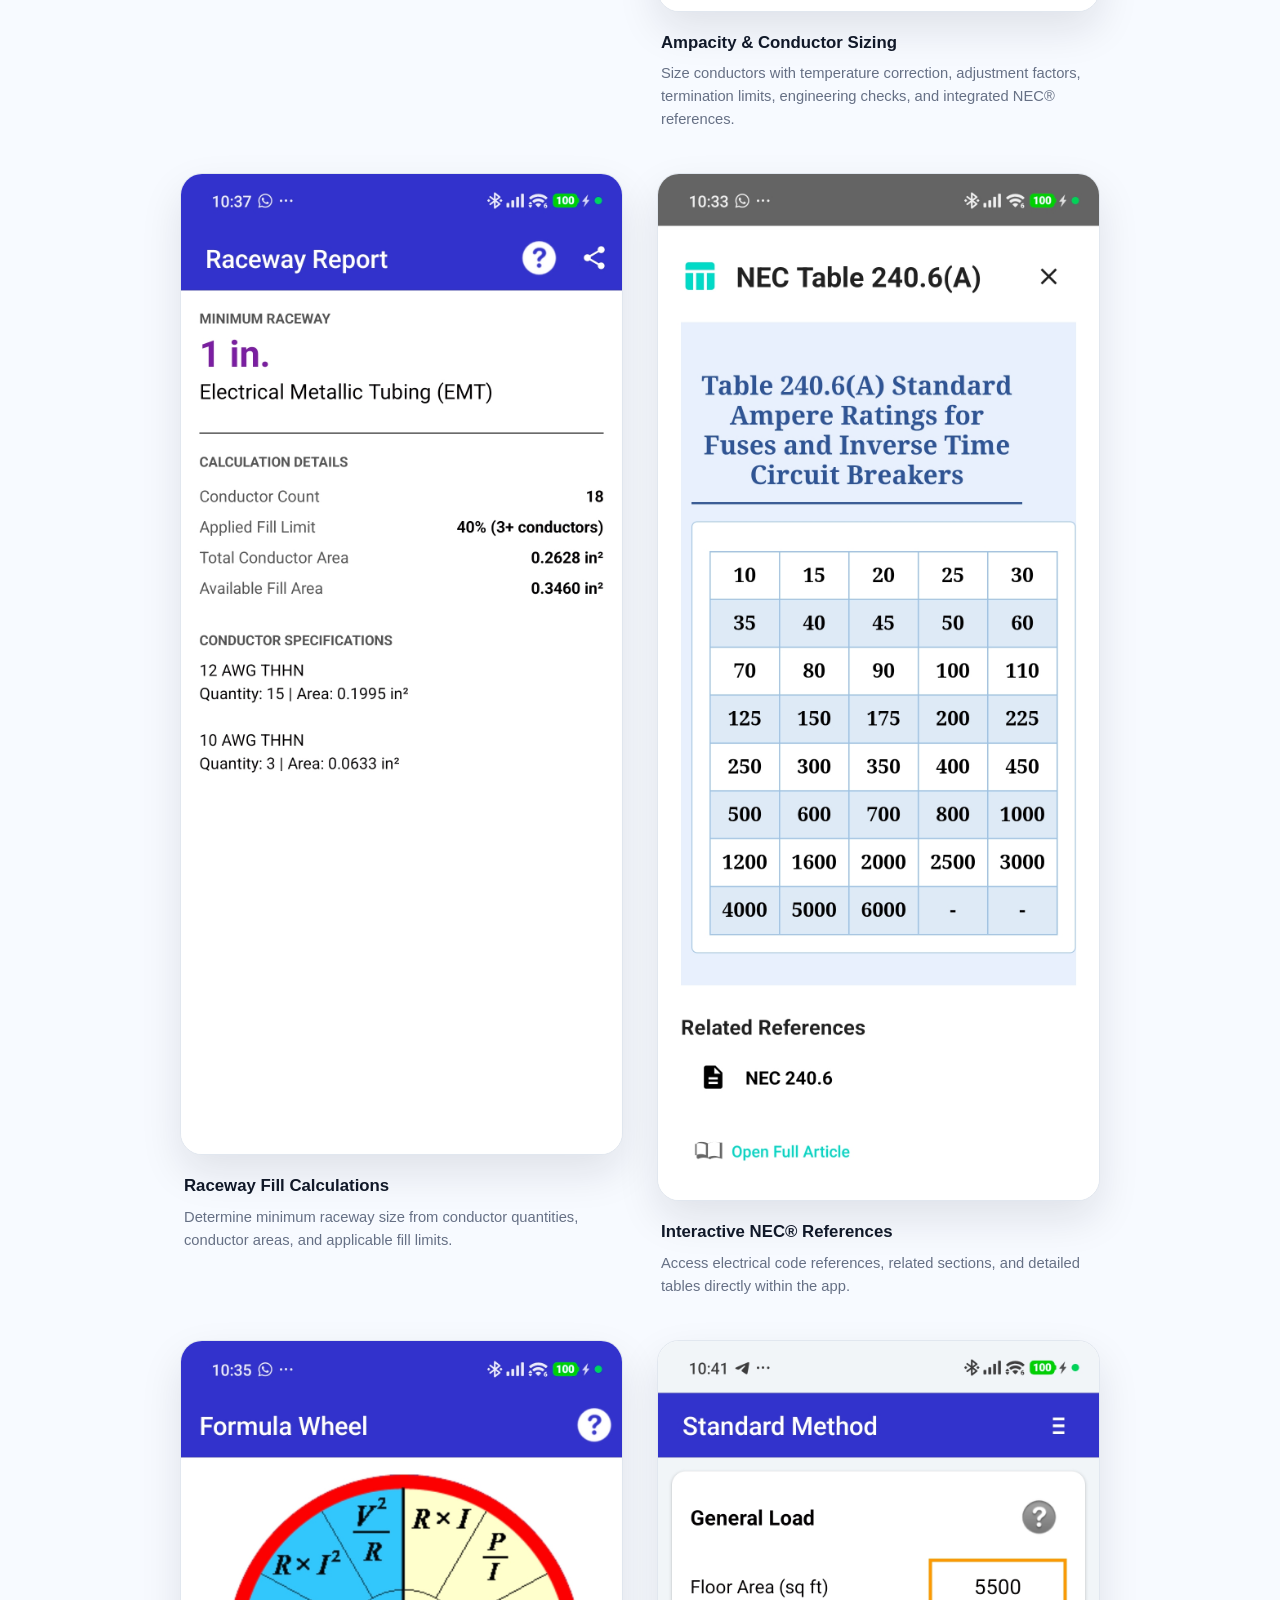
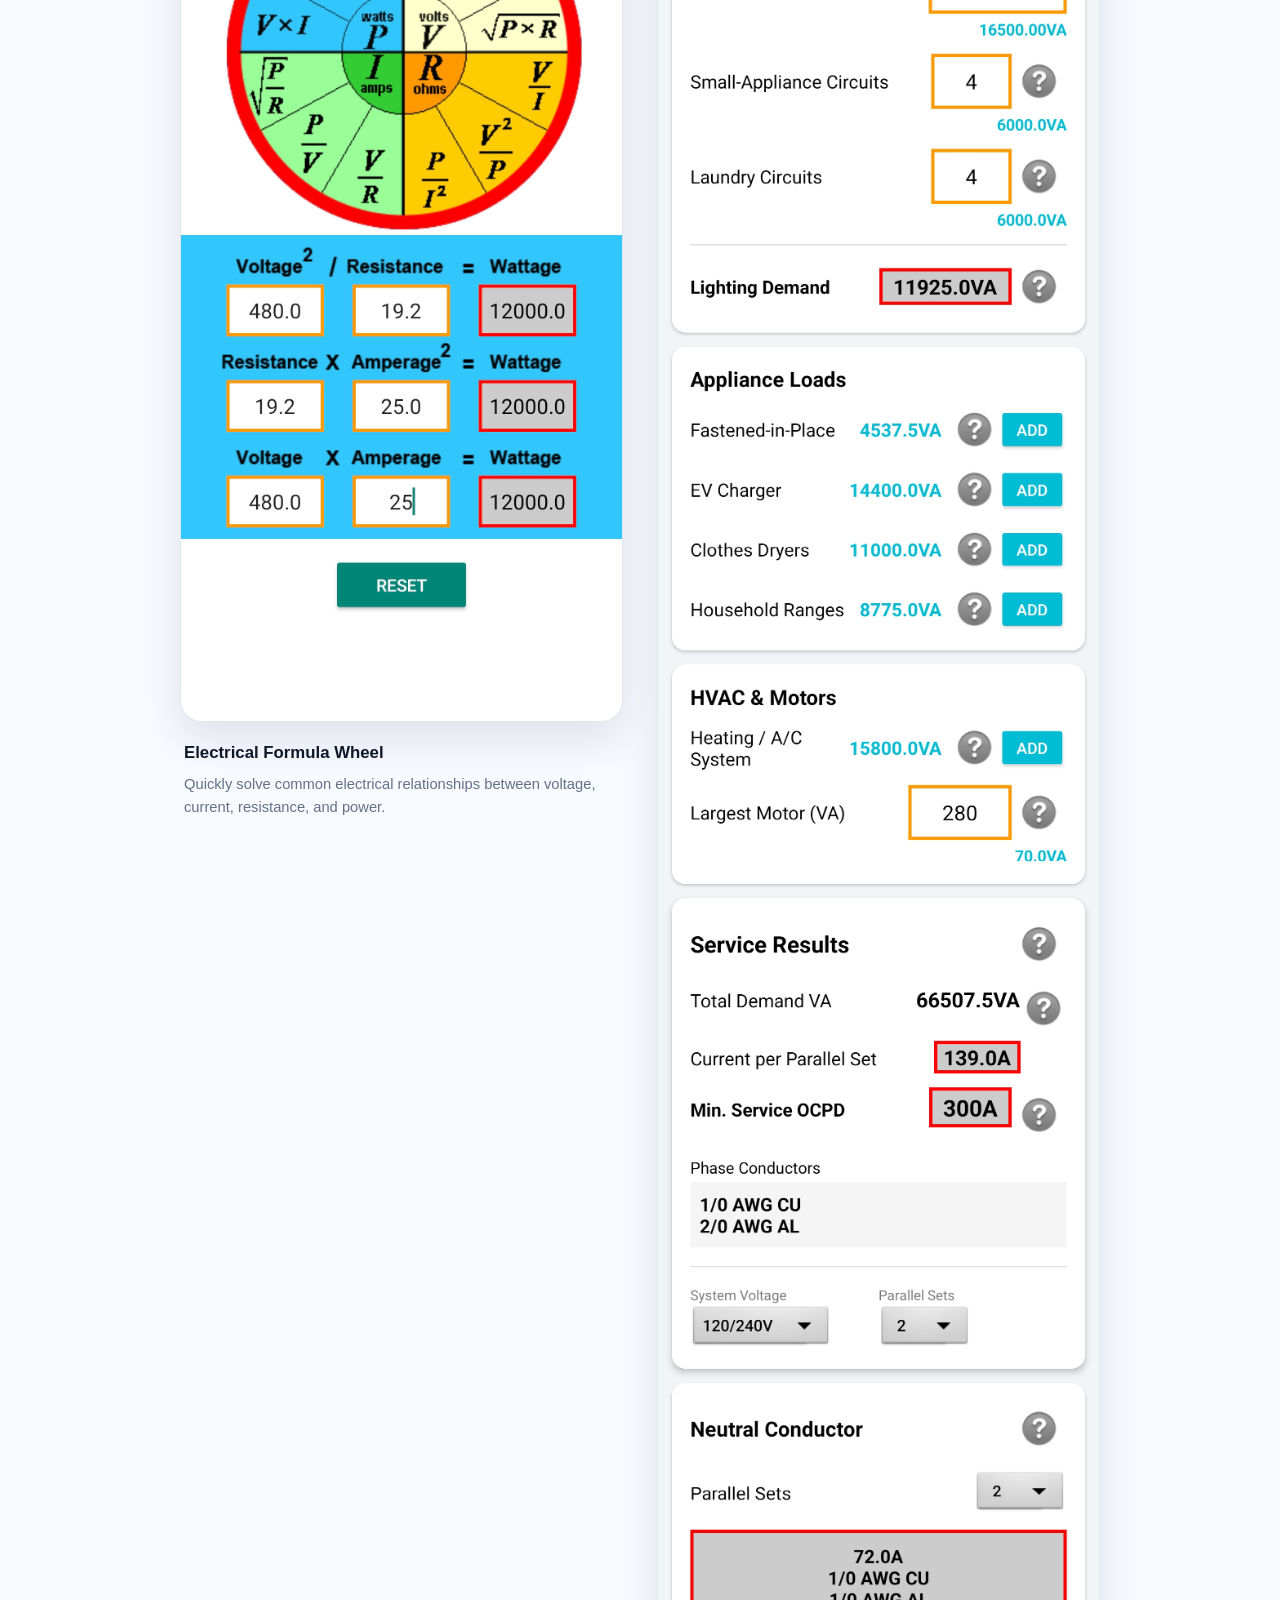
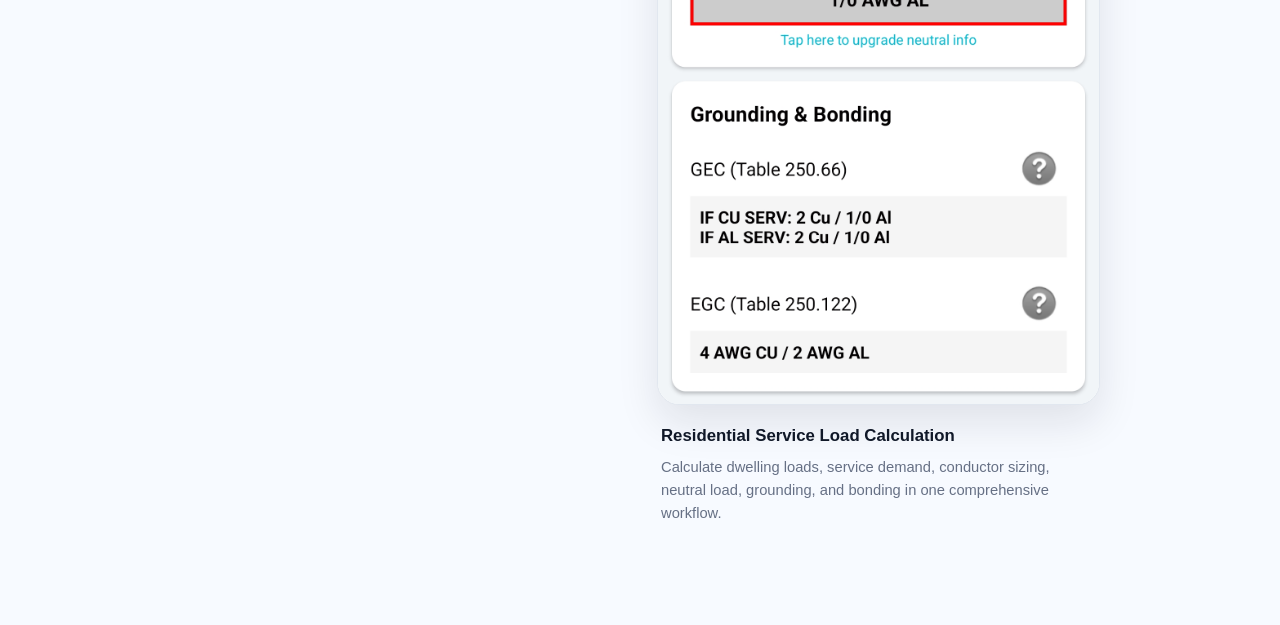
<file: screenshots.html>
<!doctype html>
<html lang="en">
  <head>
    <meta charset="UTF-8" />
    <meta name="viewport" content="width=device-width, initial-scale=1.0" />

    <title>Electrical Calculator App Screenshots | Electrician Bible</title>

    <meta name="description" content="See real Electrician Bible screens for voltage drop, conduit bending, ampacity, raceway fill, NEC® references, formula tools, and residential service calculations." />

    <link rel="stylesheet" href="css/style.css" />
      <link rel="icon" type="image/png" href="images/favicon.png">

    <!-- SEO META START -->

    <meta name="robots" content="index, follow" />
    <meta name="theme-color" content="#1769aa" />

    <link rel="canonical" href="https://electricianbible.hidroilio.com/screenshots.html" />

    <meta property="og:type" content="website" />
    <meta property="og:site_name" content="Electrician Bible" />
    <meta property="og:title" content="Electrical Calculator App Screenshots | Electrician Bible" />
    <meta property="og:description" content="See real Electrician Bible screens for voltage drop, conduit bending, ampacity, raceway fill, NEC® references, formula tools, and residential service calculations." />
    <meta property="og:url" content="https://electricianbible.hidroilio.com/screenshots.html" />

    <meta name="twitter:card" content="summary_large_image" />
    <meta name="twitter:title" content="Electrical Calculator App Screenshots | Electrician Bible" />
    <meta name="twitter:description" content="See real Electrician Bible screens for voltage drop, conduit bending, ampacity, raceway fill, NEC® references, formula tools, and residential service calculations." />

    
    <meta property="og:image" content="https://electricianbible.hidroilio.com/images/electrician-bible-share.png" />
    <meta property="og:image:alt" content="Electrician Bible Android electrical tools app" />
    <meta name="twitter:image" content="https://electricianbible.hidroilio.com/images/electrician-bible-share.png" />
    <!-- SEO META END -->
  </head>

  <body>
    <header class="site-header">
      <div class="container nav-container">

  <a class="brand" href="index.html">
    Electrician Bible
  </a>

  <button
    class="mobile-menu-toggle"
    type="button"
    aria-label="Open navigation menu"
    aria-expanded="false"
    aria-controls="main-navigation"
  >
    <span></span>
    <span></span>
    <span></span>
  </button>

  <nav
    id="main-navigation"
    class="main-nav"
    aria-label="Main navigation"
  >
    <a href="index.html">Home</a>
    <a href="features.html">Features</a>
    <a href="screenshots.html">Screenshots</a>
    <a href="about.html">About</a>
    <a href="support.html">Support</a>
  </nav>

</div>
</header>

    <main>

  <section class="screenshots-section">
    <div class="container">

      <div class="section-heading">
        <p class="section-label">Inside Electrician Bible</p>

        <h2>Application Screenshots</h2>

        <p class="section-description">
          Explore real calculations, field tools, NEC® references,
          electrical formulas, and detailed engineering reports
          available throughout Electrician Bible.
        </p>
      </div>

      <div class="screenshots-grid screenshots-grid-large">

        <figure class="screenshot-card">
          <img
            src="images/screenshots/electrician-bible-home.jpg"
            alt="Electrician Bible main tool library"
          />
          <figcaption>
            <strong>Main Tool Library</strong>
            <span>
              Quick access to electrical calculators, conduit bending tools,
              references, and field utilities.
            </span>
          </figcaption>
        </figure>

        <figure class="screenshot-card">
          <img
            src="images/screenshots/voltage-drop-results.jpg"
            alt="Electrician Bible voltage drop calculation results"
          />
          <figcaption>
            <strong>Voltage Drop Calculations</strong>
            <span>
              Calculate voltage drop across multiple branches with detailed
              conductor, load, voltage, and percentage-drop results.
            </span>
          </figcaption>
        </figure>

        <figure class="screenshot-card">
          <img
            src="images/screenshots/conduit-offset.jpg"
            alt="Electrician Bible conduit offset bending calculator"
          />
          <figcaption>
            <strong>Conduit Offset Bending</strong>
            <span>
              Calculate conduit offsets with visual guidance, bend-angle
              selection, travel, and shrink results.
            </span>
          </figcaption>
        </figure>

        <figure class="screenshot-card">
          <img
            src="images/screenshots/ampacity-report.jpg"
            alt="Electrician Bible ampacity and conductor sizing report"
          />
          <figcaption>
            <strong>Ampacity & Conductor Sizing</strong>
            <span>
              Size conductors with temperature correction, adjustment factors,
              termination limits, engineering checks, and integrated NEC® references.
            </span>
          </figcaption>
        </figure>

        <figure class="screenshot-card">
          <img
            src="images/screenshots/raceway-report.jpg"
            alt="Electrician Bible raceway fill report"
          />
          <figcaption>
            <strong>Raceway Fill Calculations</strong>
            <span>
              Determine minimum raceway size from conductor quantities,
              conductor areas, and applicable fill limits.
            </span>
          </figcaption>
        </figure>

        <figure class="screenshot-card">
          <img
            src="images/screenshots/nec-reference-240-6a.jpg"
            alt="Electrician Bible interactive NEC reference table"
          />
          <figcaption>
            <strong>Interactive NEC® References</strong>
            <span>
              Access electrical code references, related sections, and detailed
              tables directly within the app.
            </span>
          </figcaption>
        </figure>

        <figure class="screenshot-card">
          <img
            src="images/screenshots/formula-wheel.jpg"
            alt="Electrician Bible electrical formula wheel"
          />
          <figcaption>
            <strong>Electrical Formula Wheel</strong>
            <span>
              Quickly solve common electrical relationships between voltage,
              current, resistance, and power.
            </span>
          </figcaption>
        </figure>

        <figure class="screenshot-card">
          <img
            src="images/screenshots/residential-service-load.jpg"
            alt="Electrician Bible residential service load calculation"
          />
          <figcaption>
            <strong>Residential Service Load Calculation</strong>
            <span>
              Calculate dwelling loads, service demand, conductor sizing,
              neutral load, grounding, and bonding in one comprehensive workflow.
            </span>
          </figcaption>
        </figure>

      </div>

    </div>
  </section>

</main>

    <script src="js/script.js"></script>
  </body>
</html>
</file>
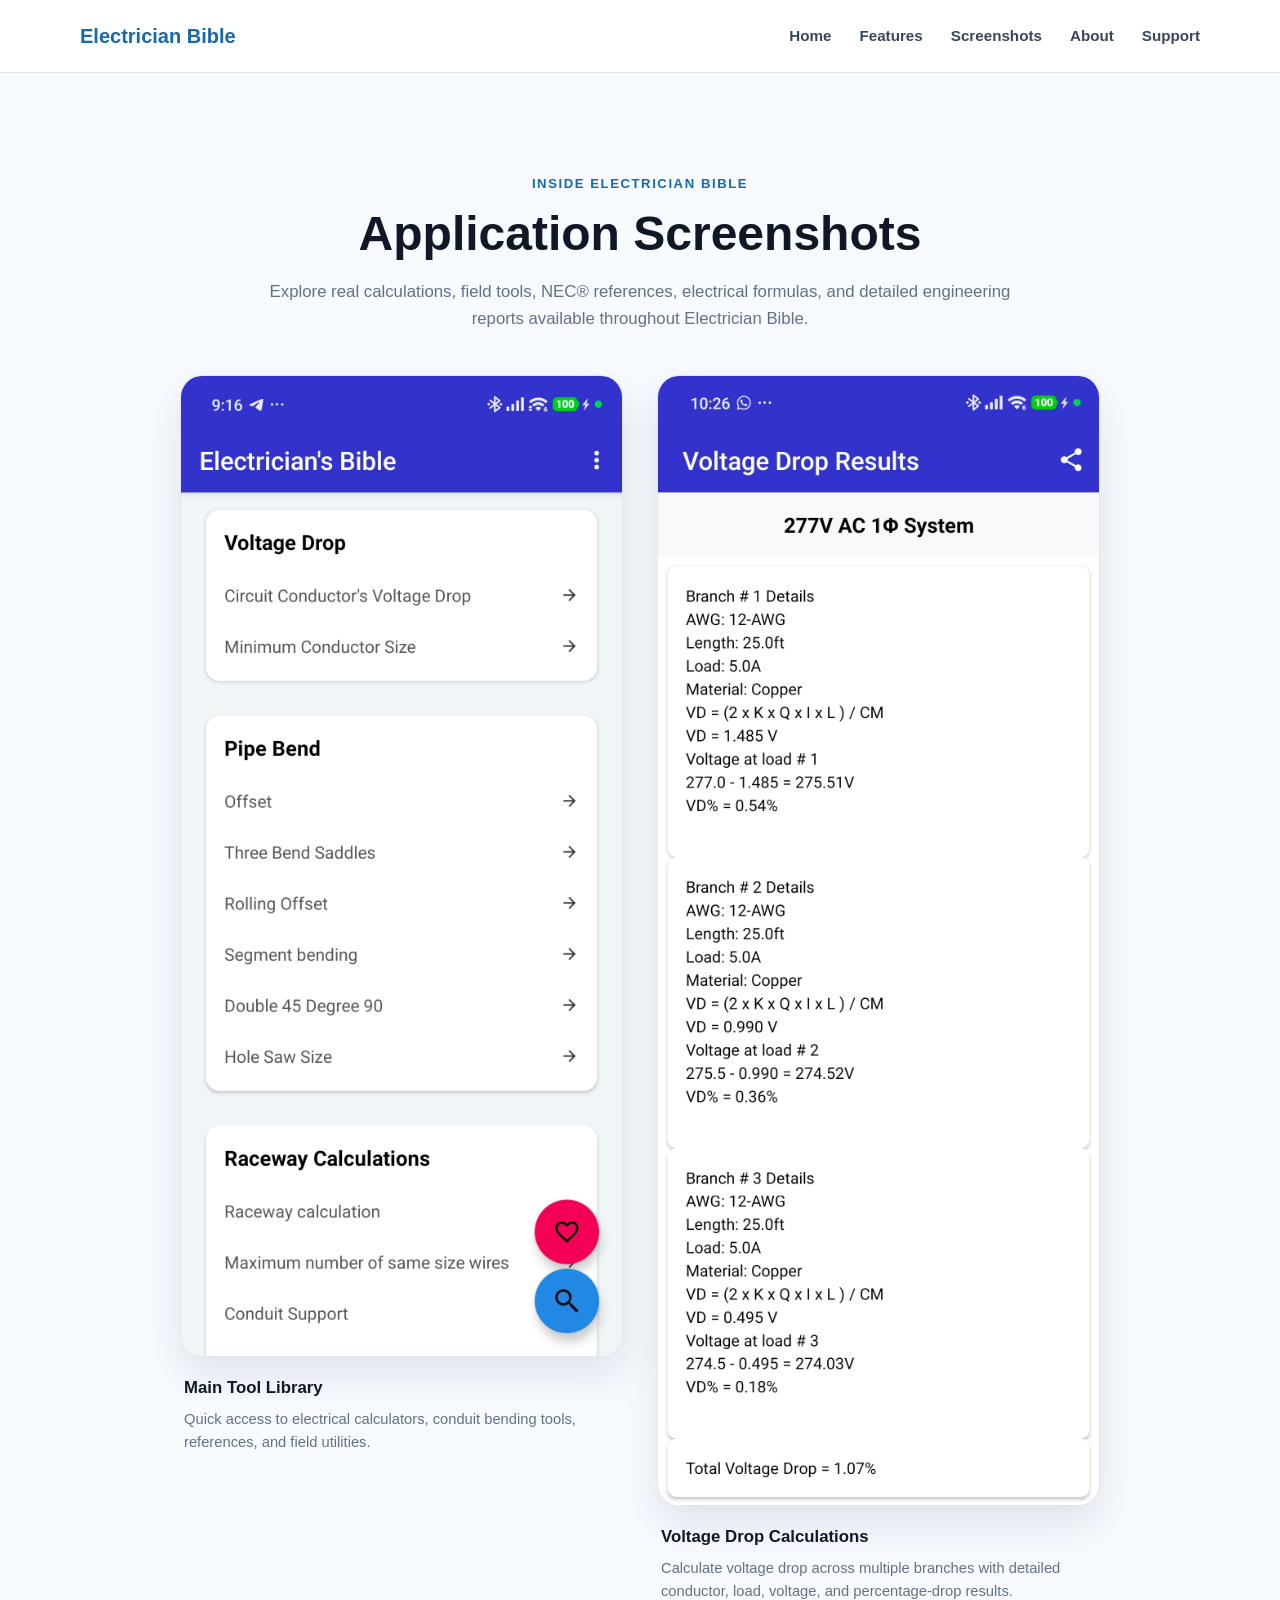
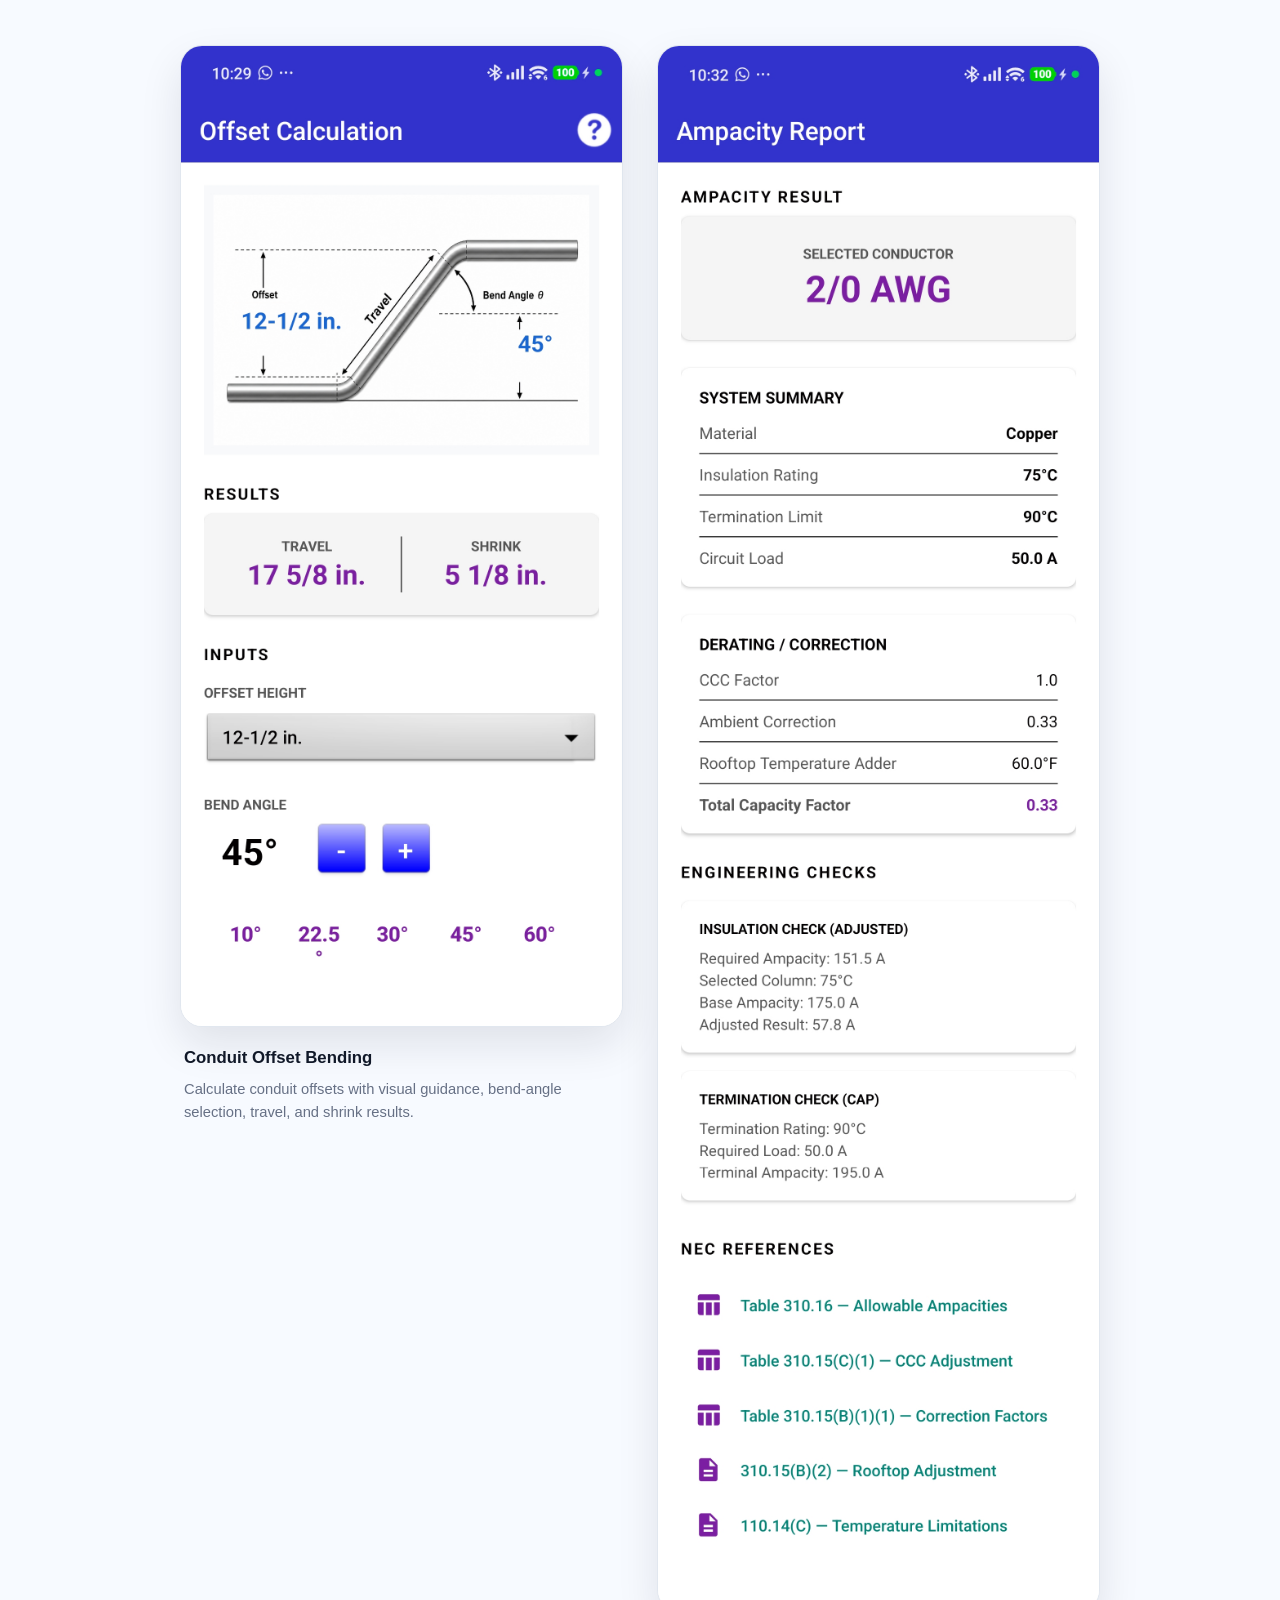
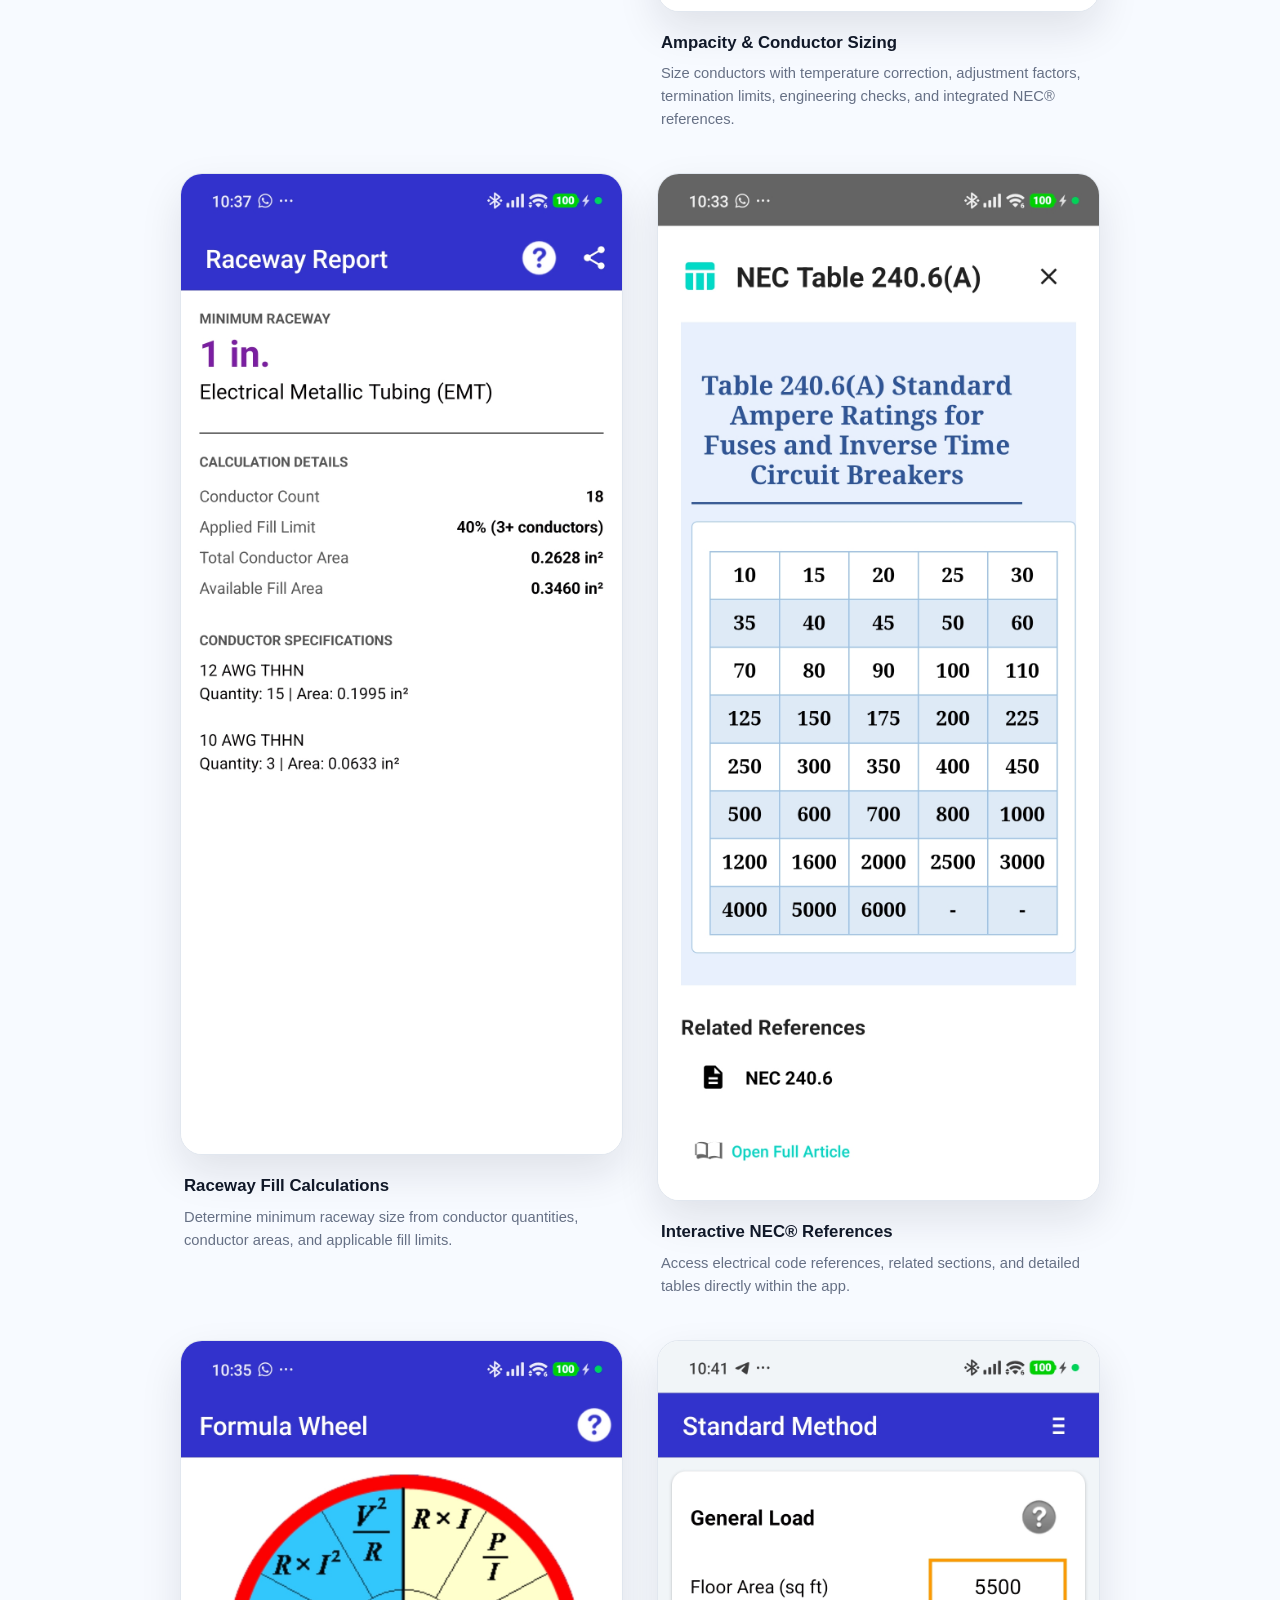
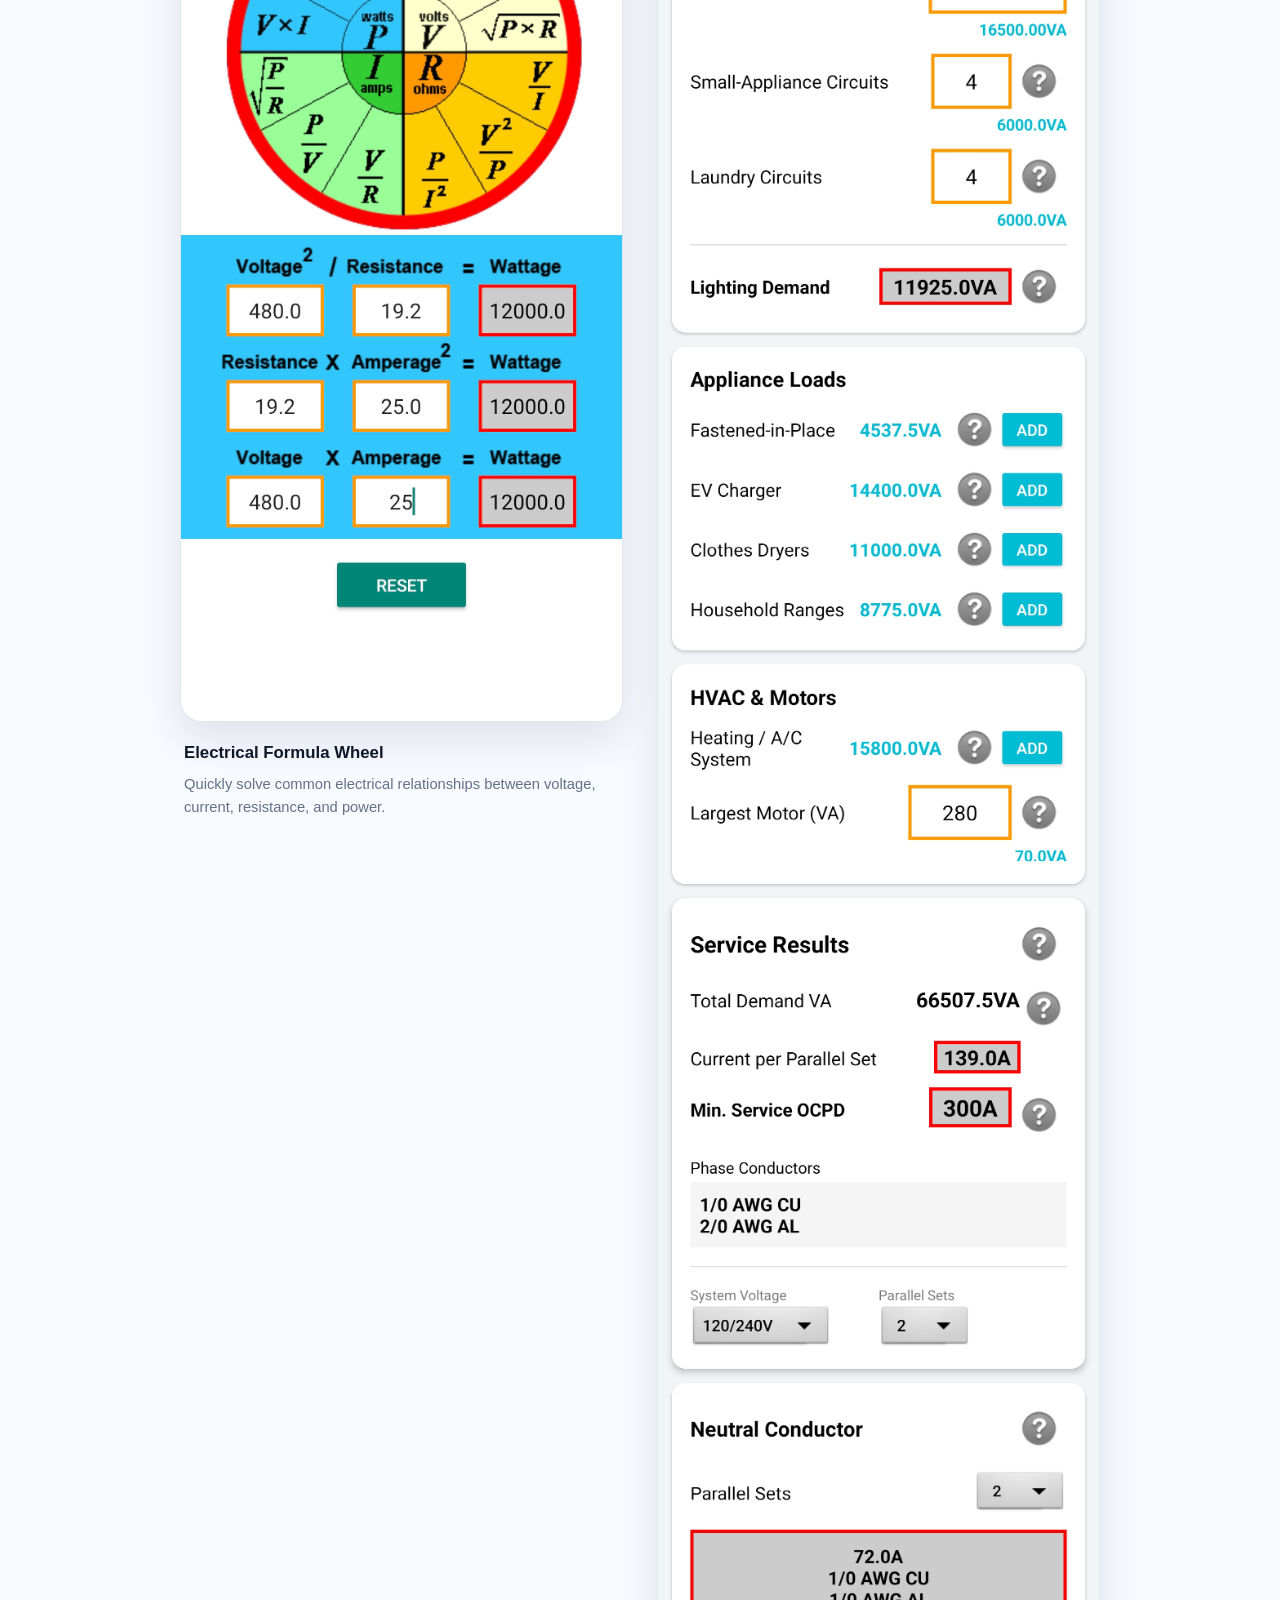
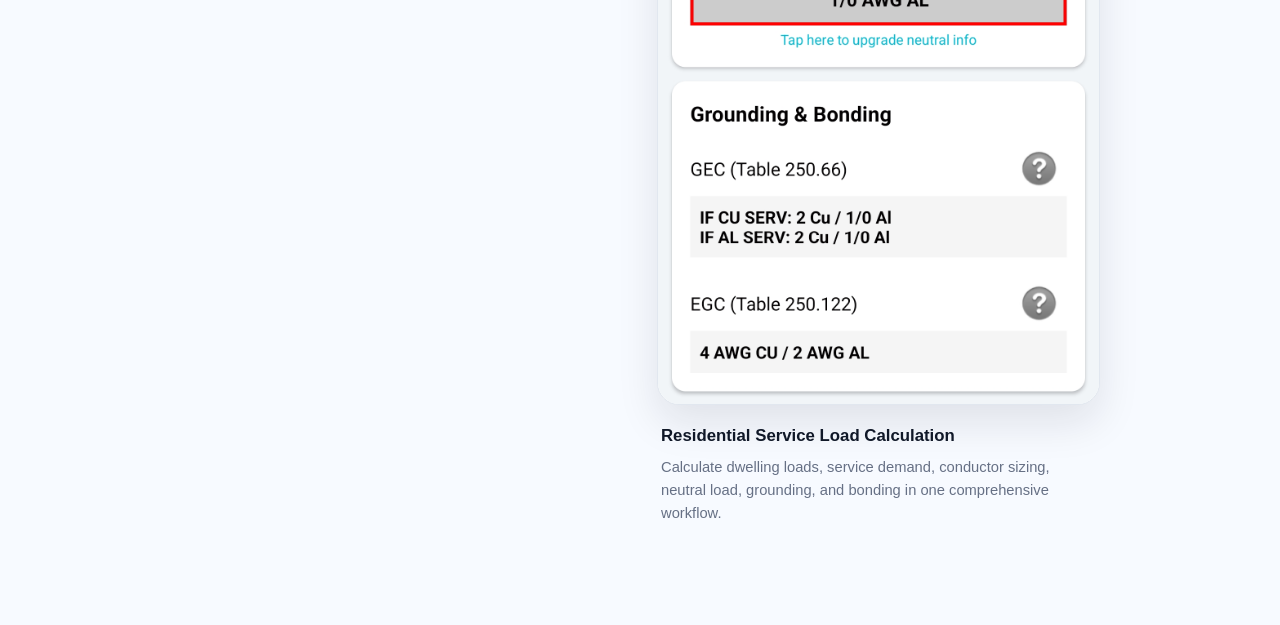
<file: screenshots.mobilemenu.backup.html>
<!doctype html>
<html lang="en">
  <head>
    <meta charset="UTF-8" />
    <meta name="viewport" content="width=device-width, initial-scale=1.0" />

    <title>Electrician Bible</title>

    <meta
      name="description"
      content="Electrician Bible provides professional electrical calculations, conduit bending tools, electrical references, and field utilities for electricians, contractors, apprentices, and students."
    />

    <link rel="stylesheet" href="css/style.css" />
  </head>

  <body>
    <header class="site-header">
      <div class="container nav-container">
        <a class="brand" href="#"> Electrician Bible </a>

        <nav class="main-nav" aria-label="Main navigation">
  <a href="index.html">Home</a>
  <a href="features.html">Features</a>
  <a href="screenshots.html">Screenshots</a>
  <a href="about.html">About</a>
  <a href="support.html">Support</a>
</nav>
      </div>
    </header>

    <main>

  <section class="screenshots-section">
    <div class="container">

      <div class="section-heading">
        <p class="section-label">Inside Electrician Bible</p>

        <h2>Application Screenshots</h2>

        <p class="section-description">
          Explore real calculations, field tools, NEC® references,
          electrical formulas, and detailed engineering reports
          available throughout Electrician Bible.
        </p>
      </div>

      <div class="screenshots-grid screenshots-grid-large">

        <figure class="screenshot-card">
          <img
            src="images/screenshots/electrician-bible-home.jpg"
            alt="Electrician Bible main tool library"
          />
          <figcaption>
            <strong>Main Tool Library</strong>
            <span>
              Quick access to electrical calculators, conduit bending tools,
              references, and field utilities.
            </span>
          </figcaption>
        </figure>

        <figure class="screenshot-card">
          <img
            src="images/screenshots/voltage-drop-results.jpg"
            alt="Electrician Bible voltage drop calculation results"
          />
          <figcaption>
            <strong>Voltage Drop Calculations</strong>
            <span>
              Calculate voltage drop across multiple branches with detailed
              conductor, load, voltage, and percentage-drop results.
            </span>
          </figcaption>
        </figure>

        <figure class="screenshot-card">
          <img
            src="images/screenshots/conduit-offset.jpg"
            alt="Electrician Bible conduit offset bending calculator"
          />
          <figcaption>
            <strong>Conduit Offset Bending</strong>
            <span>
              Calculate conduit offsets with visual guidance, bend-angle
              selection, travel, and shrink results.
            </span>
          </figcaption>
        </figure>

        <figure class="screenshot-card">
          <img
            src="images/screenshots/ampacity-report.jpg"
            alt="Electrician Bible ampacity and conductor sizing report"
          />
          <figcaption>
            <strong>Ampacity & Conductor Sizing</strong>
            <span>
              Size conductors with temperature correction, adjustment factors,
              termination limits, engineering checks, and integrated NEC® references.
            </span>
          </figcaption>
        </figure>

        <figure class="screenshot-card">
          <img
            src="images/screenshots/raceway-report.jpg"
            alt="Electrician Bible raceway fill report"
          />
          <figcaption>
            <strong>Raceway Fill Calculations</strong>
            <span>
              Determine minimum raceway size from conductor quantities,
              conductor areas, and applicable fill limits.
            </span>
          </figcaption>
        </figure>

        <figure class="screenshot-card">
          <img
            src="images/screenshots/nec-reference-240-6a.jpg"
            alt="Electrician Bible interactive NEC reference table"
          />
          <figcaption>
            <strong>Interactive NEC® References</strong>
            <span>
              Access electrical code references, related sections, and detailed
              tables directly within the app.
            </span>
          </figcaption>
        </figure>

        <figure class="screenshot-card">
          <img
            src="images/screenshots/formula-wheel.jpg"
            alt="Electrician Bible electrical formula wheel"
          />
          <figcaption>
            <strong>Electrical Formula Wheel</strong>
            <span>
              Quickly solve common electrical relationships between voltage,
              current, resistance, and power.
            </span>
          </figcaption>
        </figure>

        <figure class="screenshot-card">
          <img
            src="images/screenshots/residential-service-load.jpg"
            alt="Electrician Bible residential service load calculation"
          />
          <figcaption>
            <strong>Residential Service Load Calculation</strong>
            <span>
              Calculate dwelling loads, service demand, conductor sizing,
              neutral load, grounding, and bonding in one comprehensive workflow.
            </span>
          </figcaption>
        </figure>

      </div>

    </div>
  </section>

</main>

    <script src="js/script.js"></script>
  </body>
</html>
</file>
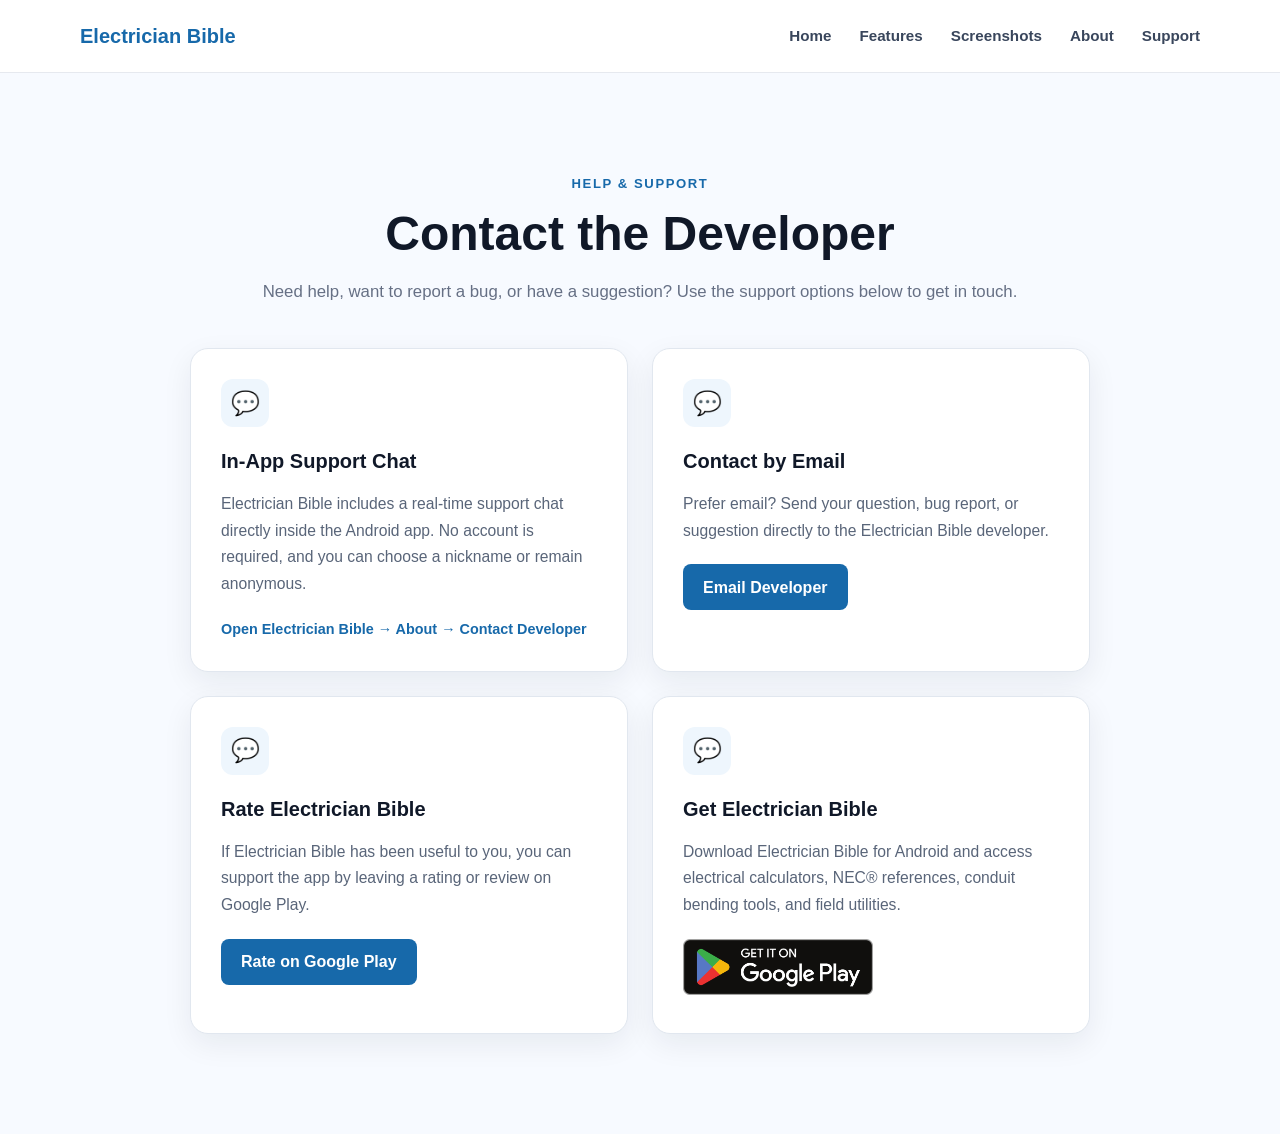
<file: support.html>
<!doctype html>
<html lang="en">
  <head>
    <meta charset="UTF-8" />
    <meta name="viewport" content="width=device-width, initial-scale=1.0" />

    <title>Electrician Bible Support | Contact the Developer</title>

    <meta name="description" content="Get Electrician Bible support, contact the developer, report bugs or suggestions, send email, rate the app, or download it from Google Play." />

    <link rel="stylesheet" href="css/style.css" />
      <link rel="icon" type="image/png" href="images/favicon.png">

    <!-- SEO META START -->

    <meta name="robots" content="index, follow" />
    <meta name="theme-color" content="#1769aa" />

    <link rel="canonical" href="https://electricianbible.hidroilio.com/support.html" />

    <meta property="og:type" content="website" />
    <meta property="og:site_name" content="Electrician Bible" />
    <meta property="og:title" content="Electrician Bible Support | Contact the Developer" />
    <meta property="og:description" content="Get Electrician Bible support, contact the developer, report bugs or suggestions, send email, rate the app, or download it from Google Play." />
    <meta property="og:url" content="https://electricianbible.hidroilio.com/support.html" />

    <meta name="twitter:card" content="summary_large_image" />
    <meta name="twitter:title" content="Electrician Bible Support | Contact the Developer" />
    <meta name="twitter:description" content="Get Electrician Bible support, contact the developer, report bugs or suggestions, send email, rate the app, or download it from Google Play." />

    
    <meta property="og:image" content="https://electricianbible.hidroilio.com/images/electrician-bible-share.png" />
    <meta property="og:image:alt" content="Electrician Bible Android electrical tools app" />
    <meta name="twitter:image" content="https://electricianbible.hidroilio.com/images/electrician-bible-share.png" />
    <!-- SEO META END -->
  </head>

  <body>
    <header class="site-header">
      <div class="container nav-container">

  <a class="brand" href="index.html">
    Electrician Bible
  </a>

  <button
    class="mobile-menu-toggle"
    type="button"
    aria-label="Open navigation menu"
    aria-expanded="false"
    aria-controls="main-navigation"
  >
    <span></span>
    <span></span>
    <span></span>
  </button>

  <nav
    id="main-navigation"
    class="main-nav"
    aria-label="Main navigation"
  >
    <a href="index.html">Home</a>
    <a href="features.html">Features</a>
    <a href="screenshots.html">Screenshots</a>
    <a href="about.html">About</a>
    <a href="support.html">Support</a>
  </nav>

</div>
</header>

    <main>

  <section class="support-section">
    <div class="container">

      <div class="section-heading">
        <p class="section-label">Help & Support</p>

        <h2>Contact the Developer</h2>

        <p class="section-description">
          Need help, want to report a bug, or have a suggestion?
          Use the support options below to get in touch.
        </p>
      </div>

      <div class="support-grid">

        <article class="support-card">
          <div class="support-icon">&#128172;</div>

          <h3>In-App Support Chat</h3>

          <p>
            Electrician Bible includes a real-time support chat directly inside
            the Android app. No account is required, and you can choose a
            nickname or remain anonymous.
          </p>

          <span class="support-note">
            Open Electrician Bible → About → Contact Developer
          </span>
        </article>

        <article class="support-card">
          <div class="support-icon">&#128172;</div>

          <h3>Contact by Email</h3>

          <p>
            Prefer email? Send your question, bug report, or suggestion directly
            to the Electrician Bible developer.
          </p>

          <a
            class="support-button"
            href="mailto:electriciansbible@gmail.com"
          >
            Email Developer
          </a>
        </article>

        <article class="support-card">
          <div class="support-icon">&#128172;</div>

          <h3>Rate Electrician Bible</h3>

          <p>
            If Electrician Bible has been useful to you, you can support the app
            by leaving a rating or review on Google Play.
          </p>

          <a
            class="support-button"
            href="https://play.google.com/store/apps/details?id=com.softlink.electriciantoolsNew"
            target="_blank"
            rel="noopener noreferrer"
          >
            Rate on Google Play
          </a>
        </article>

        <article class="support-card">
          <div class="support-icon">&#128172;</div>

          <h3>Get Electrician Bible</h3>

          <p>
            Download Electrician Bible for Android and access electrical
            calculators, NEC® references, conduit bending tools, and field
            utilities.
          </p>

          <a
            class="google-play-link"
            href="https://play.google.com/store/apps/details?id=com.softlink.electriciantoolsNew"
            target="_blank"
            rel="noopener noreferrer"
            aria-label="Get Electrician's Bible on Google Play"
          >
            <img
              src="images/google-play-badge.png"
              alt="Get it on Google Play"
              class="google-play-badge"
            />
          </a>
        </article>

      </div>

    </div>
  </section>

</main>

    <script src="js/script.js"></script>
  </body>
</html>
</file>
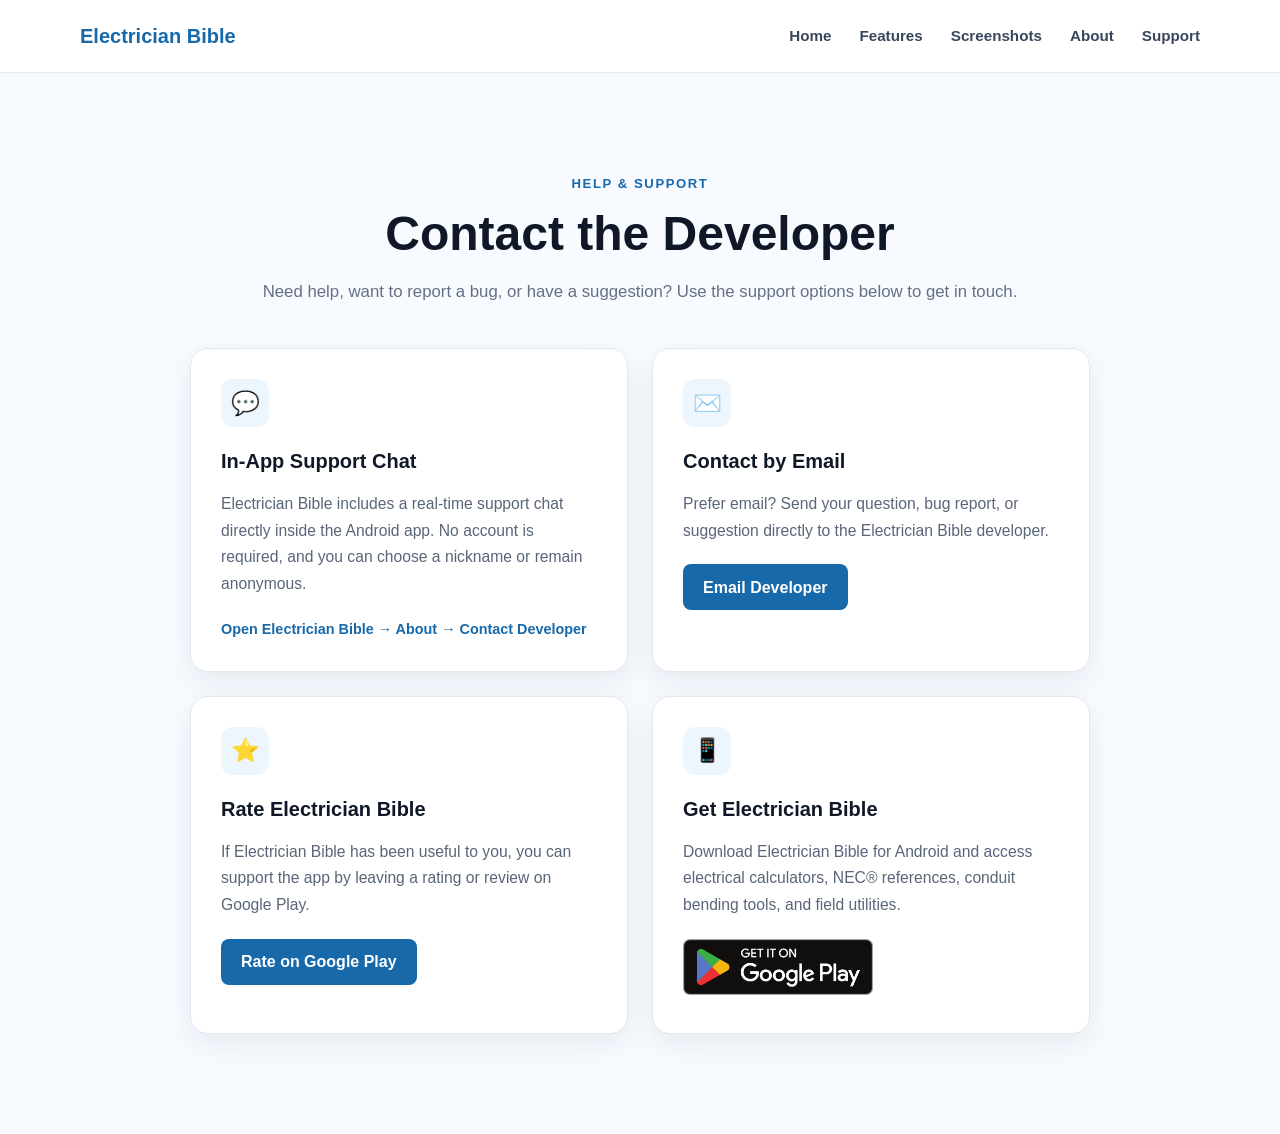
<file: support.mobilemenu.backup.html>
<!doctype html>
<html lang="en">
  <head>
    <meta charset="UTF-8" />
    <meta name="viewport" content="width=device-width, initial-scale=1.0" />

    <title>Electrician Bible</title>

    <meta
      name="description"
      content="Electrician Bible provides professional electrical calculations, conduit bending tools, electrical references, and field utilities for electricians, contractors, apprentices, and students."
    />

    <link rel="stylesheet" href="css/style.css" />
  </head>

  <body>
    <header class="site-header">
      <div class="container nav-container">
        <a class="brand" href="#"> Electrician Bible </a>

        <nav class="main-nav" aria-label="Main navigation">
  <a href="index.html">Home</a>
  <a href="features.html">Features</a>
  <a href="screenshots.html">Screenshots</a>
  <a href="about.html">About</a>
  <a href="support.html">Support</a>
</nav>
      </div>
    </header>

    <main>

  <section class="support-section">
    <div class="container">

      <div class="section-heading">
        <p class="section-label">Help & Support</p>

        <h2>Contact the Developer</h2>

        <p class="section-description">
          Need help, want to report a bug, or have a suggestion?
          Use the support options below to get in touch.
        </p>
      </div>

      <div class="support-grid">

        <article class="support-card">
          <div class="support-icon">💬</div>

          <h3>In-App Support Chat</h3>

          <p>
            Electrician Bible includes a real-time support chat directly inside
            the Android app. No account is required, and you can choose a
            nickname or remain anonymous.
          </p>

          <span class="support-note">
            Open Electrician Bible → About → Contact Developer
          </span>
        </article>

        <article class="support-card">
          <div class="support-icon">✉️</div>

          <h3>Contact by Email</h3>

          <p>
            Prefer email? Send your question, bug report, or suggestion directly
            to the Electrician Bible developer.
          </p>

          <a
            class="support-button"
            href="mailto:electriciansbible@gmail.com"
          >
            Email Developer
          </a>
        </article>

        <article class="support-card">
          <div class="support-icon">⭐</div>

          <h3>Rate Electrician Bible</h3>

          <p>
            If Electrician Bible has been useful to you, you can support the app
            by leaving a rating or review on Google Play.
          </p>

          <a
            class="support-button"
            href="https://play.google.com/store/apps/details?id=com.softlink.electriciantoolsNew"
            target="_blank"
            rel="noopener noreferrer"
          >
            Rate on Google Play
          </a>
        </article>

        <article class="support-card">
          <div class="support-icon">📱</div>

          <h3>Get Electrician Bible</h3>

          <p>
            Download Electrician Bible for Android and access electrical
            calculators, NEC® references, conduit bending tools, and field
            utilities.
          </p>

          <a
            class="google-play-link"
            href="https://play.google.com/store/apps/details?id=com.softlink.electriciantoolsNew"
            target="_blank"
            rel="noopener noreferrer"
            aria-label="Get Electrician's Bible on Google Play"
          >
            <img
              src="images/google-play-badge.png"
              alt="Get it on Google Play"
              class="google-play-badge"
            />
          </a>
        </article>

      </div>

    </div>
  </section>

</main>

    <script src="js/script.js"></script>
  </body>
</html>
</file>
<file: css/style.css>
* {
  box-sizing: border-box;
  margin: 0;
  padding: 0;
}

html {
  scroll-behavior: smooth;
}

body {
  font-family: Arial, Helvetica, sans-serif;
  color: #172033;
  background: #ffffff;
  line-height: 1.6;
}

a {
  color: inherit;
  text-decoration: none;
}

.container {
  width: min(1120px, calc(100% - 40px));
  margin: 0 auto;
}

/* Header */

.site-header {
  background: #ffffff;
  border-bottom: 1px solid #e6e9ef;
  position: sticky;
  top: 0;
  z-index: 100;
}

.nav-container {
  min-height: 72px;
  display: flex;
  align-items: center;
  justify-content: space-between;
  gap: 30px;
}

.brand {
  font-size: 1.25rem;
  font-weight: 700;
  color: #1769aa;
}

.main-nav {
  display: flex;
  align-items: center;
  gap: 28px;
}

.main-nav a {
  font-size: 0.95rem;
  font-weight: 600;
  color: #39465c;
}

.main-nav a:hover {
  color: #1769aa;
}

/* Hero */

.hero {
  background: linear-gradient(135deg, #f7faff 0%, #ffffff 55%, #edf5fc 100%);
  padding: 90px 0;
}

.hero-content {
  display: grid;
  grid-template-columns: 1.3fr 0.7fr;
  gap: 70px;
  align-items: center;
}

.hero-label {
  color: #1769aa;
  font-size: 0.85rem;
  font-weight: 700;
  text-transform: uppercase;
  letter-spacing: 0.12em;
  margin-bottom: 16px;
}

.hero h1 {
  font-size: clamp(2.4rem, 4.3vw, 3.9rem);
  line-height: 1.08;
  letter-spacing: -0.035em;
  margin-bottom: 26px;
  color: #101828;
}

.hero h1 span {
  color: #1769aa;
  display: block;
}

.hero-description {
  max-width: 680px;
  font-size: 1.08rem;
  color: #566176;
  margin-bottom: 16px;
}

.hero-actions {
  margin-top: 32px;
  display: flex;
  align-items: center;
  gap: 18px;
  flex-wrap: wrap;
}

.google-play-link {
  display: inline-block;
  line-height: 0;
}

.google-play-badge {
  display: block;
  width: 190px;
  height: auto;
}

.google-play-link:hover {
  transform: translateY(-2px);
}

.nec-badge {
  display: inline-flex;
  align-items: center;
  min-height: 44px;
  padding: 0 16px;
  border-radius: 999px;
  border: 1px solid #cddbea;
  background: #ffffff;
  color: #40516a;
  font-size: 0.9rem;
  font-weight: 600;
}

/* App screenshot */

.hero-visual {
  display: flex;
  justify-content: center;
  align-items: center;
}

.app-showcase {
  width: min(100%, 300px);
}

.app-screenshot {
  display: block;
  width: 100%;
  height: auto;
  border-radius: 24px;
  box-shadow:
    0 30px 70px rgba(27, 72, 117, 0.2),
    0 8px 24px rgba(16, 24, 40, 0.12);
}

/* Features */

.features-section {
  padding: 100px 0;
  background: #ffffff;
}

.section-heading {
  max-width: 760px;
  margin: 0 auto 42px;
  text-align: center;
}

.section-label {
  color: #1769aa;
  font-size: 0.82rem;
  font-weight: 700;
  text-transform: uppercase;
  letter-spacing: 0.12em;
  margin-bottom: 12px;
}

.section-heading h2 {
  font-size: clamp(2rem, 4vw, 3rem);
  line-height: 1.15;
  color: #101828;
  margin-bottom: 18px;
}

.section-description {
  font-size: 1.05rem;
  color: #667085;
}

.features-grid {
  display: grid;
  grid-template-columns: repeat(3, 1fr);
  gap: 24px;
}

.feature-card {
  background: #ffffff;
  border: 1px solid #e1e7ef;
  border-radius: 18px;
  padding: 28px;
  box-shadow: 0 10px 30px rgba(16, 24, 40, 0.07);
}

.feature-card:hover {
  transform: translateY(-4px);
  box-shadow: 0 18px 38px rgba(16, 24, 40, 0.1);
}

.feature-icon {
  width: 48px;
  height: 48px;
  display: flex;
  align-items: center;
  justify-content: center;
  border-radius: 12px;
  background: #eef6fd;
  font-size: 1.5rem;
  margin-bottom: 20px;
}

.feature-card h3 {
  font-size: 1.22rem;
  color: #101828;
  margin-bottom: 16px;
}

.feature-card ul {
  list-style: none;
  margin-bottom: 18px;
}

.feature-card li {
  position: relative;
  padding-left: 20px;
  margin-bottom: 9px;
  color: #596579;
  font-size: 0.95rem;
}

.feature-card li::before {
  content: "•";
  position: absolute;
  left: 0;
  color: #1769aa;
  font-weight: 700;
}

.feature-more {
  display: block;
  padding-top: 14px;
  border-top: 1px solid #edf0f4;
  color: #1769aa;
  font-size: 0.86rem;
  font-weight: 700;
}

/* Screenshots */

.screenshots-section {
  padding: 100px 0;
  background: #f7faff;
}

.screenshots-grid {
  display: grid;
  grid-template-columns: repeat(3, 1fr);
  gap: 28px;
  align-items: start;
}

.screenshot-card {
  margin: 0;
}

.screenshot-card img,
.screenshot-placeholder {
  width: 100%;
  aspect-ratio: 9 / 16;
  border-radius: 22px;
  background: #ffffff;
  border: 1px solid #e1e7ef;
  box-shadow: 0 18px 42px rgba(16, 24, 40, 0.1);
}

.screenshot-card img {
  display: block;
  height: auto;
  object-fit: cover;
}

.screenshot-placeholder {
  display: flex;
  flex-direction: column;
  align-items: center;
  justify-content: center;
  text-align: center;
  padding: 30px;
  color: #667085;
}

.screenshot-placeholder span {
  font-size: 1.2rem;
  font-weight: 700;
  color: #1769aa;
  margin-bottom: 8px;
}

.screenshot-placeholder small {
  font-size: 0.9rem;
}

.screenshot-card figcaption {
  padding: 18px 4px 0;
}

.screenshot-card figcaption strong {
  display: block;
  font-size: 1.05rem;
  color: #101828;
  margin-bottom: 6px;
}

.screenshot-card figcaption span {
  display: block;
  color: #667085;
  font-size: 0.92rem;
  line-height: 1.55;
}

/* Tablet */


/* Home Preview */

.home-preview {
  padding: 90px 0;
  background: #ffffff;
}

.home-preview-grid {
  display: grid;
  grid-template-columns: repeat(3, 1fr);
  gap: 24px;
  max-width: 1000px;
  margin: 0 auto;
}

.home-preview-card {
  background: #ffffff;
  border: 1px solid #e1e7ef;
  border-radius: 18px;
  padding: 28px;
  box-shadow: 0 10px 30px rgba(16, 24, 40, 0.07);
}

.home-preview-card h3 {
  color: #101828;
  font-size: 1.2rem;
  margin-bottom: 12px;
}

.home-preview-card p {
  color: #596579;
  line-height: 1.65;
}

.home-preview-action {
  display: flex;
  justify-content: center;
  margin-top: 36px;
}


/* Home CTA */

.home-cta {
  padding: 70px 0;
  background: #f7faff;
}

.home-cta-content {
  display: flex;
  align-items: center;
  justify-content: space-between;
  gap: 50px;
  max-width: 1000px;
  margin: 0 auto;
}

.home-cta-content > div {
  max-width: 650px;
}

.home-cta-content h2 {
  color: #101828;
  font-size: clamp(1.8rem, 3vw, 2.5rem);
  line-height: 1.2;
  margin-bottom: 14px;
}

.home-cta-content p:not(.section-label) {
  color: #596579;
  line-height: 1.7;
}

/* Large Screenshot Gallery */

.screenshots-grid-large {
  grid-template-columns: repeat(2, minmax(0, 1fr));
  gap: 42px 34px;
  max-width: 920px;
  margin: 0 auto;
}

.screenshots-grid-large .screenshot-card {
  min-width: 0;
}

.screenshots-grid-large .screenshot-card img {
  width: 100%;
  height: auto;
  aspect-ratio: auto;
  object-fit: contain;
  background: #ffffff;
}

.screenshots-grid-large .screenshot-card figcaption {
  padding-top: 18px;
}

/* Mobile Navigation */

.mobile-menu-toggle {
  display: none;
  width: 44px;
  height: 44px;
  padding: 9px;
  border: 0;
  border-radius: 8px;
  background: transparent;
  cursor: pointer;
}

.mobile-menu-toggle span {
  display: block;
  width: 24px;
  height: 2px;
  margin: 5px auto;
  background: #172033;
  border-radius: 10px;
  transition:
    transform 0.2s ease,
    opacity 0.2s ease;
}

.mobile-menu-toggle.is-open span:nth-child(1) {
  transform: translateY(7px) rotate(45deg);
}

.mobile-menu-toggle.is-open span:nth-child(2) {
  opacity: 0;
}

.mobile-menu-toggle.is-open span:nth-child(3) {
  transform: translateY(-7px) rotate(-45deg);
}
@media (max-width: 1050px) {
  .features-grid {
    grid-template-columns: repeat(2, 1fr);
  }

  .screenshots-grid {
    grid-template-columns: repeat(2, 1fr);
  }
}

/* Support */

.support-section {
  padding: 100px 0;
  background: #f7faff;
}

.support-grid {
  display: grid;
  grid-template-columns: repeat(2, 1fr);
  gap: 24px;
  max-width: 900px;
  margin: 0 auto;
}

.support-card {
  background: #ffffff;
  border: 1px solid #e1e7ef;
  border-radius: 18px;
  padding: 30px;
  box-shadow: 0 10px 30px rgba(16, 24, 40, 0.07);
}

.support-icon {
  width: 48px;
  height: 48px;
  display: flex;
  align-items: center;
  justify-content: center;
  border-radius: 12px;
  background: #eef6fd;
  font-size: 1.45rem;
  margin-bottom: 18px;
}

.support-card h3 {
  font-size: 1.25rem;
  color: #101828;
  margin-bottom: 14px;
}

.support-card p {
  color: #596579;
  font-size: 0.98rem;
  line-height: 1.7;
  margin-bottom: 20px;
}

.support-note {
  display: block;
  color: #1769aa;
  font-size: 0.9rem;
  font-weight: 700;
}

.support-button {
  display: inline-flex;
  align-items: center;
  justify-content: center;
  min-height: 46px;
  padding: 0 20px;
  border-radius: 8px;
  background: #1769aa;
  color: #ffffff;
  font-weight: 700;
  transition:
    transform 0.2s ease,
    box-shadow 0.2s ease;
}

.support-button:hover {
  transform: translateY(-2px);
  box-shadow: 0 10px 22px rgba(23, 105, 170, 0.18);
}

/* Responsive */


/* Home Preview */

.home-preview {
  padding: 90px 0;
  background: #ffffff;
}

.home-preview-grid {
  display: grid;
  grid-template-columns: repeat(3, 1fr);
  gap: 24px;
  max-width: 1000px;
  margin: 0 auto;
}

.home-preview-card {
  background: #ffffff;
  border: 1px solid #e1e7ef;
  border-radius: 18px;
  padding: 28px;
  box-shadow: 0 10px 30px rgba(16, 24, 40, 0.07);
}

.home-preview-card h3 {
  color: #101828;
  font-size: 1.2rem;
  margin-bottom: 12px;
}

.home-preview-card p {
  color: #596579;
  line-height: 1.65;
}

.home-preview-action {
  display: flex;
  justify-content: center;
  margin-top: 36px;
}


/* Home CTA */

.home-cta {
  padding: 70px 0;
  background: #f7faff;
}

.home-cta-content {
  display: flex;
  align-items: center;
  justify-content: space-between;
  gap: 50px;
  max-width: 1000px;
  margin: 0 auto;
}

.home-cta-content > div {
  max-width: 650px;
}

.home-cta-content h2 {
  color: #101828;
  font-size: clamp(1.8rem, 3vw, 2.5rem);
  line-height: 1.2;
  margin-bottom: 14px;
}

.home-cta-content p:not(.section-label) {
  color: #596579;
  line-height: 1.7;
}

/* Large Screenshot Gallery */

.screenshots-grid-large {
  grid-template-columns: repeat(2, minmax(0, 1fr));
  gap: 42px 34px;
  max-width: 920px;
  margin: 0 auto;
}

.screenshots-grid-large .screenshot-card {
  min-width: 0;
}

.screenshots-grid-large .screenshot-card img {
  width: 100%;
  height: auto;
  aspect-ratio: auto;
  object-fit: contain;
  background: #ffffff;
}

.screenshots-grid-large .screenshot-card figcaption {
  padding-top: 18px;
}

/* Mobile Navigation */

.mobile-menu-toggle {
  display: none;
  width: 44px;
  height: 44px;
  padding: 9px;
  border: 0;
  border-radius: 8px;
  background: transparent;
  cursor: pointer;
}

.mobile-menu-toggle span {
  display: block;
  width: 24px;
  height: 2px;
  margin: 5px auto;
  background: #172033;
  border-radius: 10px;
  transition:
    transform 0.2s ease,
    opacity 0.2s ease;
}

.mobile-menu-toggle.is-open span:nth-child(1) {
  transform: translateY(7px) rotate(45deg);
}

.mobile-menu-toggle.is-open span:nth-child(2) {
  opacity: 0;
}

.mobile-menu-toggle.is-open span:nth-child(3) {
  transform: translateY(-7px) rotate(-45deg);
}
@media (max-width: 800px) {
  .nav-container {
    position: relative;
  }

  .mobile-menu-toggle {
    display: block;
    margin-left: auto;
  }

  .main-nav {
    display: none;
    position: absolute;
    top: 64px;
    left: 0;
    right: 0;
    flex-direction: column;
    align-items: stretch;
    gap: 0;
    padding: 10px 20px 16px;
    background: #ffffff;
    border-top: 1px solid #e6e9ef;
    border-bottom: 1px solid #e6e9ef;
    box-shadow: 0 14px 24px rgba(16, 24, 40, 0.08);
  }

  .main-nav.is-open {
    display: flex;
  }

  .main-nav a {
    padding: 13px 6px;
    border-bottom: 1px solid #edf0f4;
  }

  .main-nav a:last-child {
    border-bottom: 0;
  }

  .screenshots-grid-large {
    grid-template-columns: 1fr;
    max-width: 420px;
    gap: 38px;
  }

  .home-preview {
    padding: 70px 0;
  }

  .home-preview-grid {
    grid-template-columns: 1fr;
  }

  .home-cta {
    padding: 60px 0;
  }

  .home-cta-content {
    flex-direction: column;
    align-items: flex-start;
    gap: 28px;
  }

  .nav-container {
    min-height: 64px;
  }

  .support-section {
    padding: 70px 0;
  }

  .support-grid {
    grid-template-columns: 1fr;
  }
  
  .about-section {
    padding: 70px 0;
  }

  .about-grid {
    grid-template-columns: 1fr;
  }

  .hero {
    padding: 65px 0;
  }

  .hero-content {
    grid-template-columns: 1fr;
    gap: 50px;
  }

  .hero-text {
    text-align: center;
  }

  .hero-description {
    margin-left: auto;
    margin-right: auto;
  }

  .hero-actions {
    justify-content: center;
  }

  .app-showcase {
    width: min(100%, 300px);
  }

  .features-section {
    padding: 70px 0;
  }

  .section-heading {
    margin-bottom: 38px;
  }

  .features-grid {
    grid-template-columns: 1fr;
    gap: 18px;
  }

  .feature-card {
    padding: 24px;
  }

  .screenshots-section {
    padding: 70px 0;
  }

  .screenshots-grid {
    grid-template-columns: 1fr;
    max-width: 340px;
    margin: 0 auto;
  }
}
/* About */

.about-section {
  padding: 100px 0;
  background: #ffffff;
}

.about-grid {
  display: grid;
  grid-template-columns: repeat(2, 1fr);
  gap: 24px;
  max-width: 900px;
  margin: 0 auto;
}

.about-card {
  background: #ffffff;
  border: 1px solid #e1e7ef;
  border-radius: 18px;
  padding: 30px;
  box-shadow: 0 10px 30px rgba(16, 24, 40, 0.07);
}

.about-card h3 {
  font-size: 1.25rem;
  color: #101828;
  margin-bottom: 14px;
}

.about-card p {
  color: #596579;
  font-size: 0.98rem;
  line-height: 1.7;
}

.about-card .google-play-link {
  margin-top: 20px;
}

/* FINAL MOBILE FIXES */

@media (max-width: 800px) {

  /* Reliable hamburger icon across Chrome, Brave, etc. */

  .mobile-menu-toggle {
    display: flex !important;
    align-items: center;
    justify-content: center;
    width: 44px;
    height: 44px;
    padding: 0;
    margin-left: auto;
    border: 0;
    background: transparent;
    color: #172033;
    font-size: 30px;
    font-family: Arial, Helvetica, sans-serif;
    line-height: 1;
    cursor: pointer;
  }

  .mobile-menu-toggle span {
    display: none !important;
  }

  .mobile-menu-toggle::before {
    content: "\2630";
    display: block;
  }

  .mobile-menu-toggle.is-open::before {
    content: "\00D7";
    font-size: 36px;
  }


  /* Mobile navigation */

  .nav-container {
    position: relative;
  }

  .main-nav {
    display: none;
    position: absolute;
    top: 64px;
    left: 0;
    right: 0;
    width: 100%;
    flex-direction: column;
    align-items: stretch;
    gap: 0;
    padding: 10px 20px 16px;
    background: #ffffff;
    border-top: 1px solid #e6e9ef;
    border-bottom: 1px solid #e6e9ef;
    box-shadow: 0 14px 24px rgba(16, 24, 40, 0.10);
    z-index: 1000;
  }

  .main-nav.is-open {
    display: flex;
  }

  .main-nav a {
    display: block;
    padding: 13px 6px;
    border-bottom: 1px solid #edf0f4;
  }

  .main-nav a:last-child {
    border-bottom: 0;
  }


  /* About page — force one column on phones */

  .about-section {
    padding: 70px 0;
    overflow-x: hidden;
  }

  .about-grid {
    display: grid;
    grid-template-columns: 1fr !important;
    width: 100%;
    max-width: 100%;
    gap: 18px;
  }

  .about-card {
    width: 100%;
    min-width: 0;
    padding: 24px;
  }


  /* Support page */

  .support-grid {
    grid-template-columns: 1fr !important;
  }


  /* Features */

  .features-grid {
    grid-template-columns: 1fr !important;
  }


  /* Screenshot gallery */

  .screenshots-grid,
  .screenshots-grid-large {
    grid-template-columns: 1fr !important;
  }
}

/* END FINAL MOBILE FIXES */

/* ABOUT MOBILE HARD FIX */

@media (max-width: 800px) {

  html,
  body {
    overflow-x: hidden;
  }

  .about-section .container {
    width: calc(100% - 32px);
    max-width: 100%;
  }

  .about-section .about-grid {
    display: flex !important;
    flex-direction: column !important;
    grid-template-columns: none !important;
    width: 100% !important;
    max-width: 100% !important;
    gap: 18px !important;
    margin: 0 auto !important;
  }

  .about-section .about-card {
    display: block !important;
    width: 100% !important;
    min-width: 0 !important;
    max-width: 100% !important;
    margin: 0 !important;
    padding: 24px !important;
  }

  .about-section .about-card h3,
  .about-section .about-card p {
    width: 100%;
    max-width: 100%;
  }
}

/* END ABOUT MOBILE HARD FIX */
</file>
